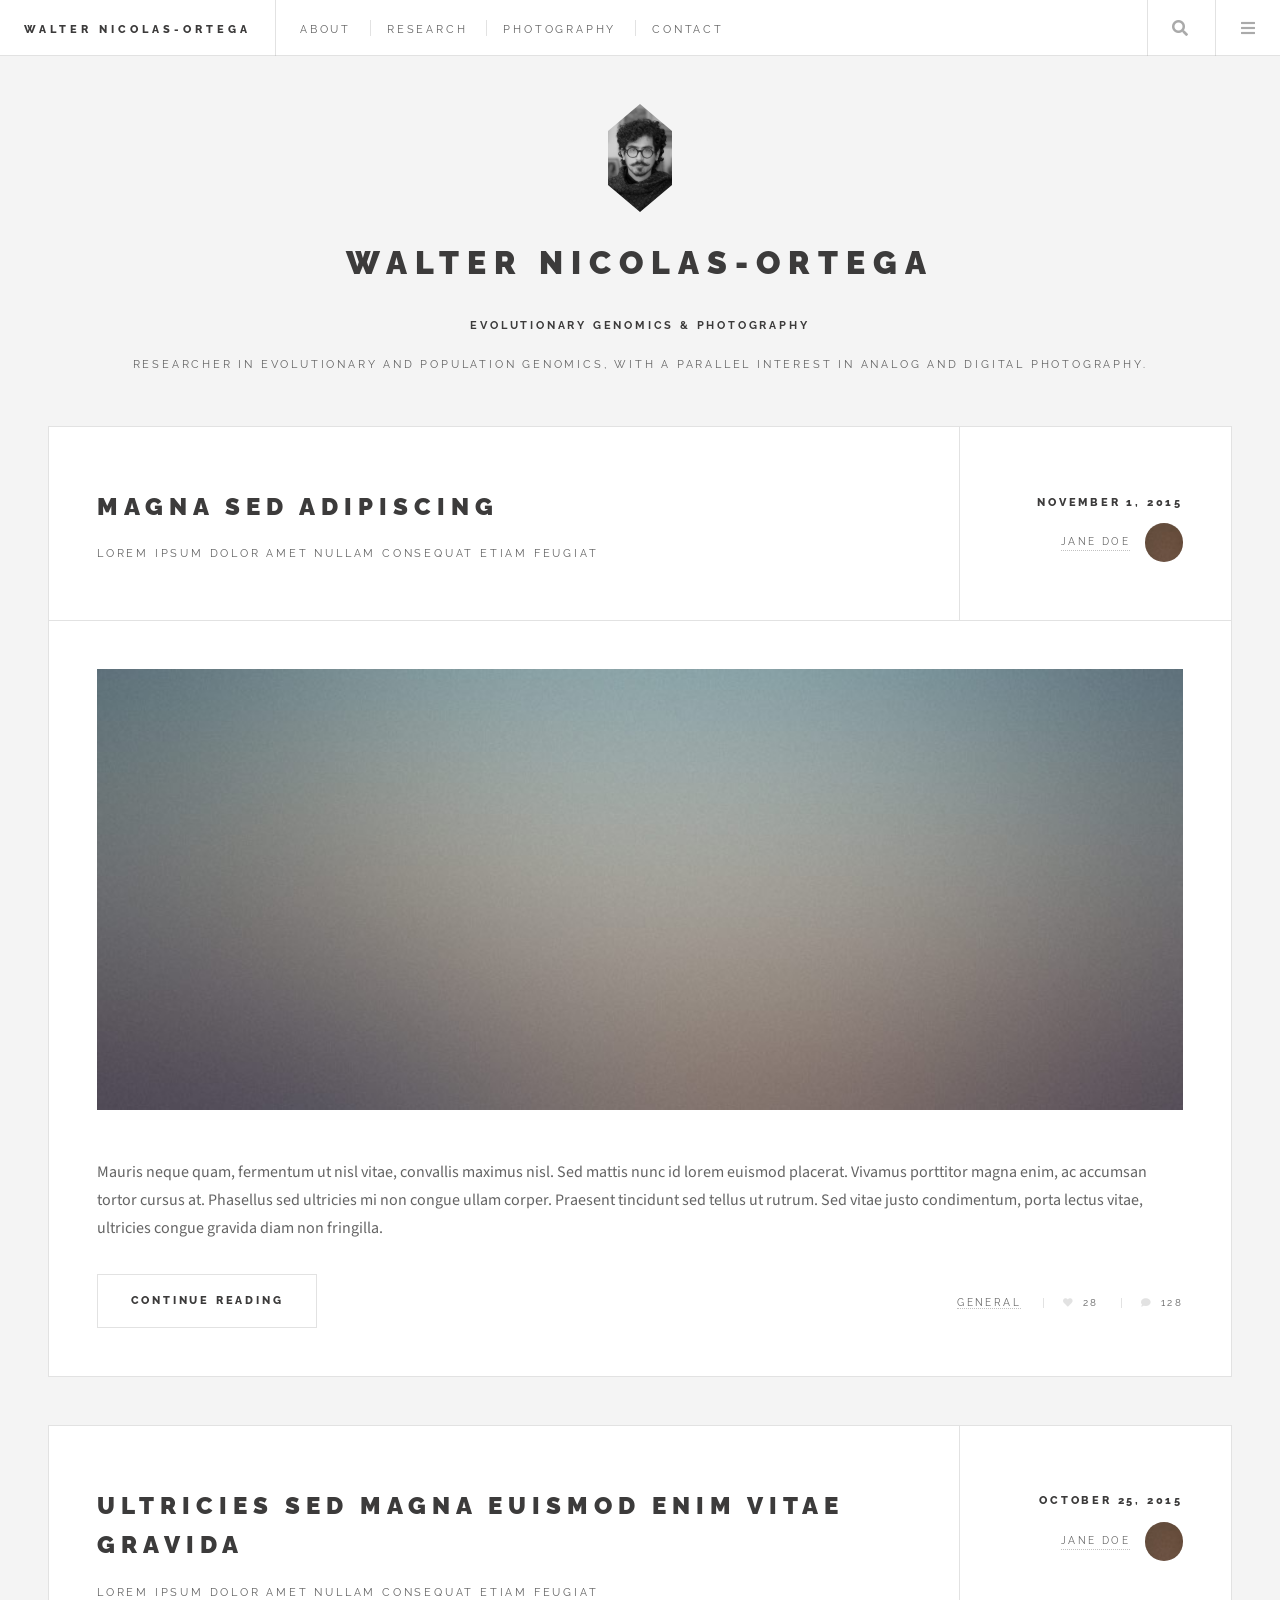
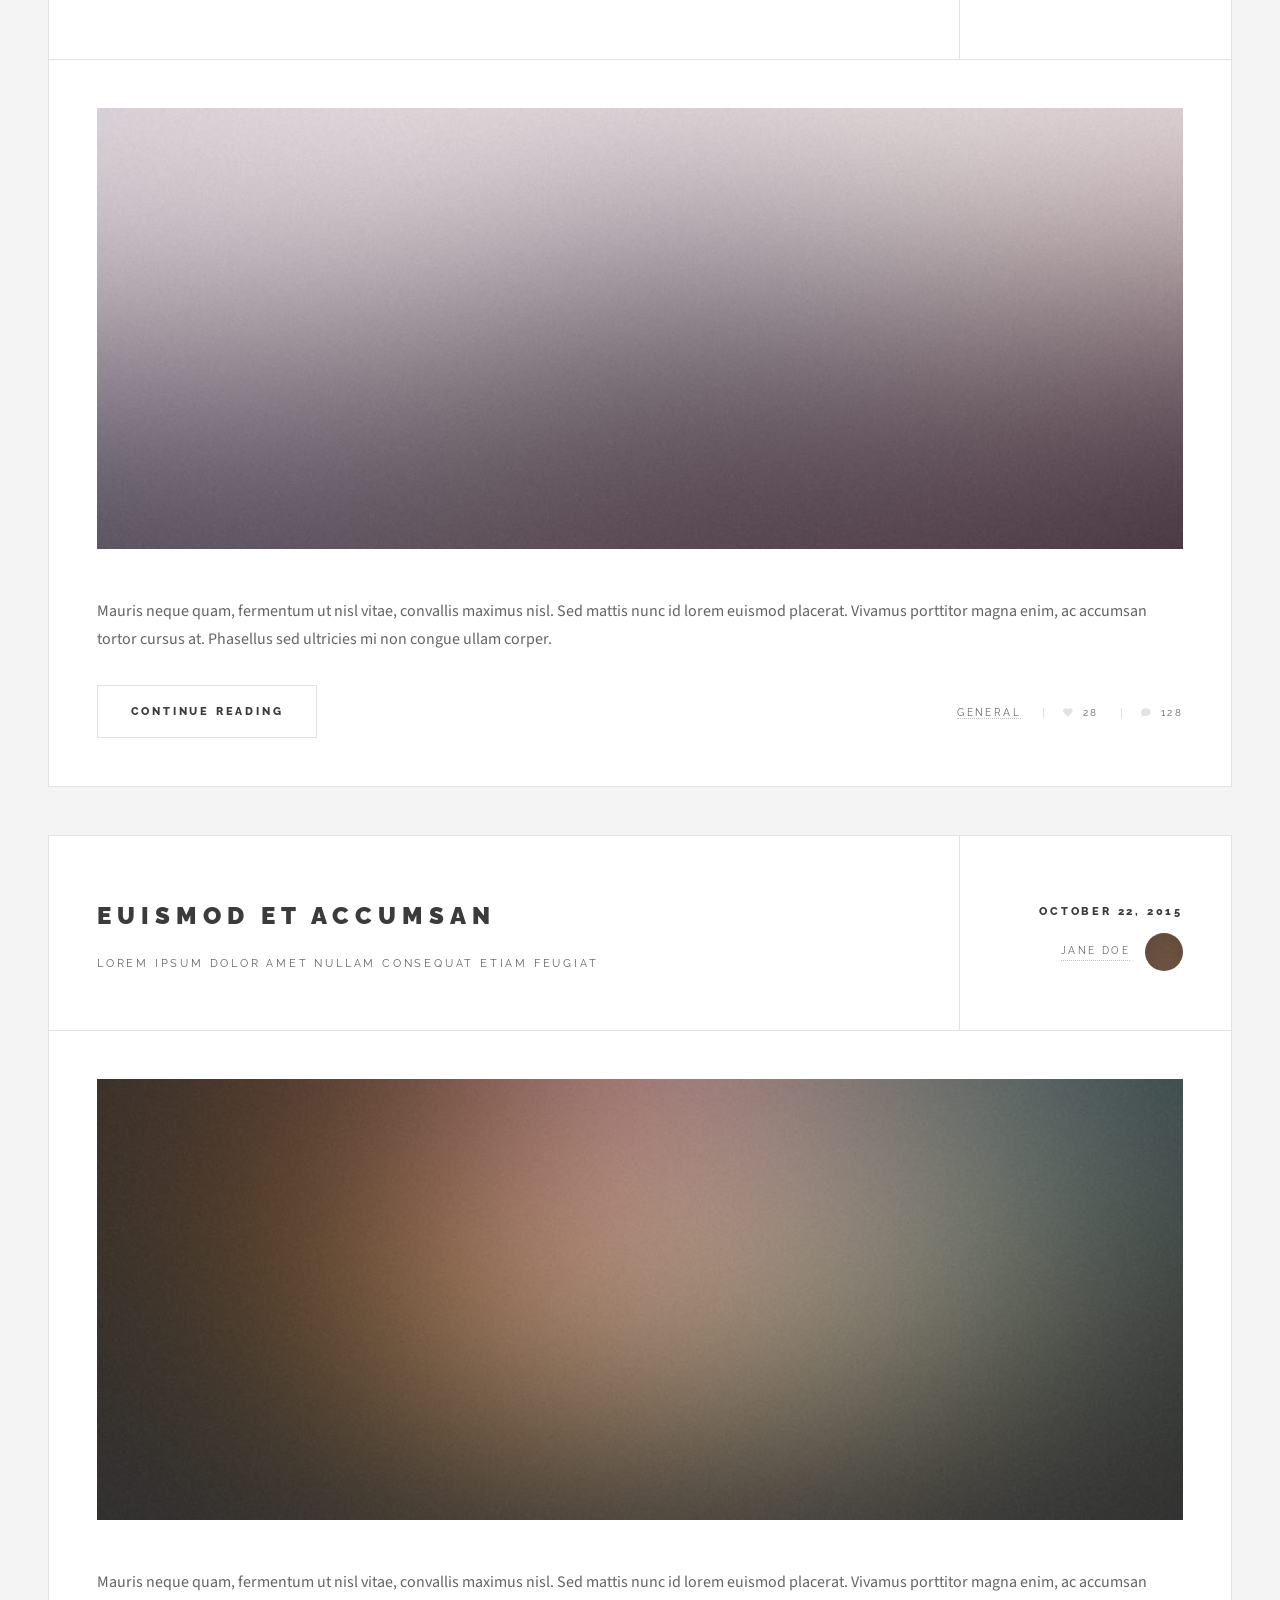
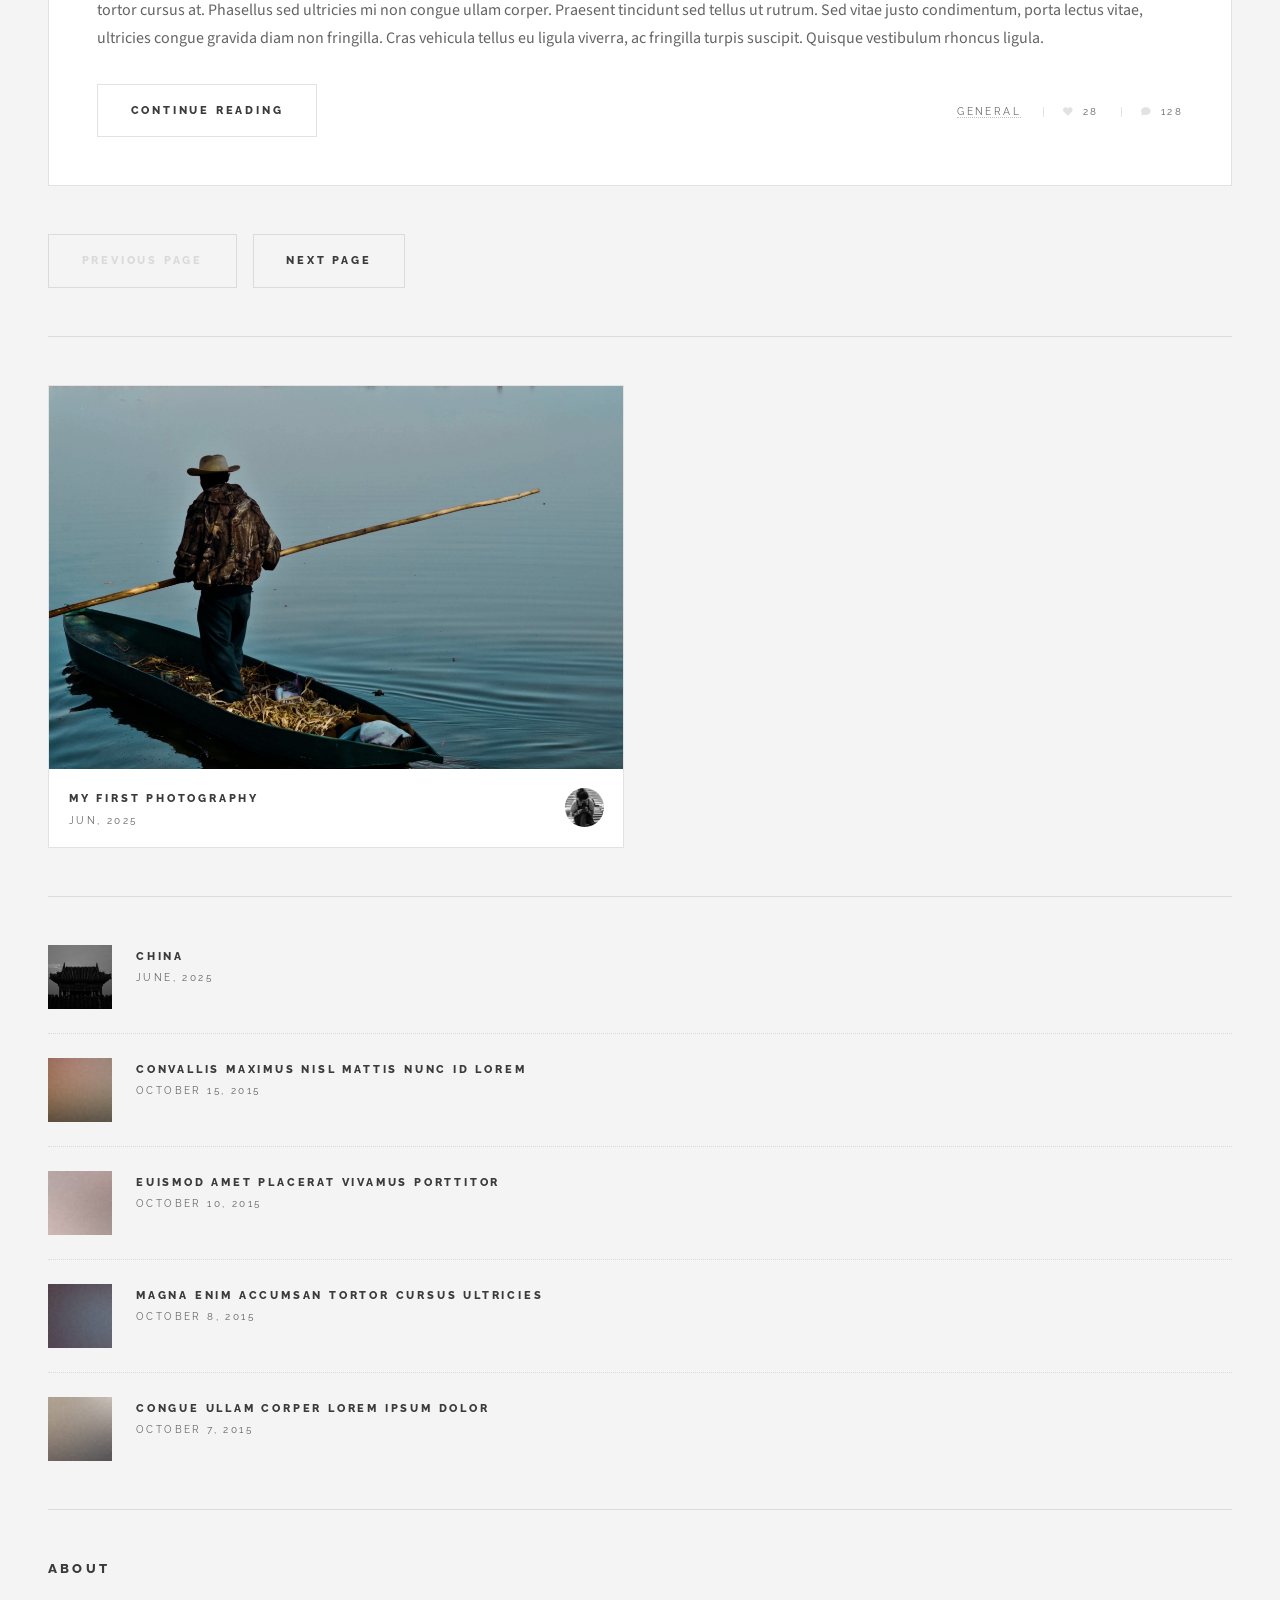
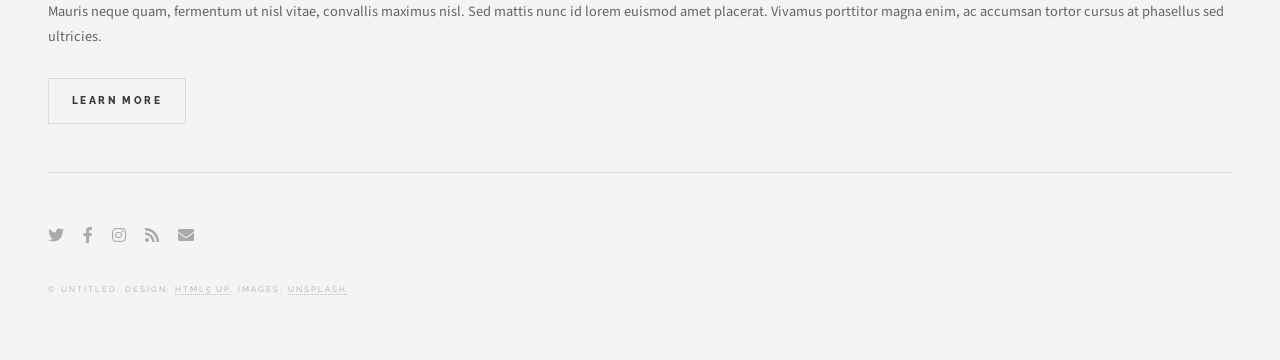
<file: index.html>
<!DOCTYPE HTML>
<!--
	Future Imperfect by HTML5 UP
	html5up.net | @ajlkn
	Free for personal and commercial use under the CCA 3.0 license (html5up.net/license)
-->
<html>
	<head>
		<title>Walter Nicolas-Ortega | Science & Photography</title>
		<meta charset="utf-8" />
		<meta name="viewport" content="width=device-width, initial-scale=1, user-scalable=no" />
		<link rel="stylesheet" href="assets/css/main.css" />
	</head>
	<body class="is-preload">

		<!-- Wrapper -->
			<div id="wrapper">

				<!-- Header -->
					<header id="header">
						<h1><a href="index.html">Walter Nicolas-Ortega</a></h1>
						<nav class="links">
							<ul>
								<li><a href="about.html">About</a></li>
								<li><a href="#research">Research</a></li>
								<li><a href="photography.html">Photography</a></li>
								<li><a href="#contact">Contact</a></li>
							</ul>
						</nav>
						<nav class="main">
							<ul>
								<li class="search">
									<a class="fa-search" href="#search">Search</a>
									<form id="search" method="get" action="#">
										<input type="text" name="query" placeholder="Search" />
									</form>
								</li>
								<li class="menu">
									<a class="fa-bars" href="#menu">Menu</a>
								</li>
							</ul>
						</nav>
					</header>

				<!-- Menu -->
				<section id="menu">

					<section>
						<ul class="links">
							<li>
								<a href="about.html">
									<h3>About</h3>
									<p>Who I am and my academic background</p>
								</a>
							</li>
							<li>
								<a href="research.html">
									<h3>Research</h3>
									<p>Population and evolutionary genomics</p>
								</a>
							</li>
							<li>
								<a href="photography.html">
									<h3>Photography</h3>
									<p>Visual stories and travel photography</p>
								</a>
							</li>
							<li>
								<a href="contact.html">
									<h3>Contact</h3>
									<p>Get in touch</p>
								</a>
							</li>
						</ul>
					</section>
				
				</section>

				<!-- Main -->
					<div id="main">

						<!-- Post -->
							<article class="post">
								<header>
									<div class="title">
										<h2><a href="single.html">Magna sed adipiscing</a></h2>
										<p>Lorem ipsum dolor amet nullam consequat etiam feugiat</p>
									</div>
									<div class="meta">
										<time class="published" datetime="2015-11-01">November 1, 2015</time>
										<a href="#" class="author"><span class="name">Jane Doe</span><img src="images/avatar.jpg" alt="" /></a>
									</div>
								</header>
								<a href="single.html" class="image featured"><img src="images/pic01.jpg" alt="" /></a>
								<p>Mauris neque quam, fermentum ut nisl vitae, convallis maximus nisl. Sed mattis nunc id lorem euismod placerat. Vivamus porttitor magna enim, ac accumsan tortor cursus at. Phasellus sed ultricies mi non congue ullam corper. Praesent tincidunt sed tellus ut rutrum. Sed vitae justo condimentum, porta lectus vitae, ultricies congue gravida diam non fringilla.</p>
								<footer>
									<ul class="actions">
										<li><a href="single.html" class="button large">Continue Reading</a></li>
									</ul>
									<ul class="stats">
										<li><a href="#">General</a></li>
										<li><a href="#" class="icon solid fa-heart">28</a></li>
										<li><a href="#" class="icon solid fa-comment">128</a></li>
									</ul>
								</footer>
							</article>

						<!-- Post -->
							<article class="post">
								<header>
									<div class="title">
										<h2><a href="single.html">Ultricies sed magna euismod enim vitae gravida</a></h2>
										<p>Lorem ipsum dolor amet nullam consequat etiam feugiat</p>
									</div>
									<div class="meta">
										<time class="published" datetime="2015-10-25">October 25, 2015</time>
										<a href="#" class="author"><span class="name">Jane Doe</span><img src="images/avatar.jpg" alt="" /></a>
									</div>
								</header>
								<a href="single.html" class="image featured"><img src="images/pic02.jpg" alt="" /></a>
								<p>Mauris neque quam, fermentum ut nisl vitae, convallis maximus nisl. Sed mattis nunc id lorem euismod placerat. Vivamus porttitor magna enim, ac accumsan tortor cursus at. Phasellus sed ultricies mi non congue ullam corper.</p>
								<footer>
									<ul class="actions">
										<li><a href="single.html" class="button large">Continue Reading</a></li>
									</ul>
									<ul class="stats">
										<li><a href="#">General</a></li>
										<li><a href="#" class="icon solid fa-heart">28</a></li>
										<li><a href="#" class="icon solid fa-comment">128</a></li>
									</ul>
								</footer>
							</article>

						<!-- Post -->
							<article class="post">
								<header>
									<div class="title">
										<h2><a href="single.html">Euismod et accumsan</a></h2>
										<p>Lorem ipsum dolor amet nullam consequat etiam feugiat</p>
									</div>
									<div class="meta">
										<time class="published" datetime="2015-10-22">October 22, 2015</time>
										<a href="#" class="author"><span class="name">Jane Doe</span><img src="images/avatar.jpg" alt="" /></a>
									</div>
								</header>
								<a href="single.html" class="image featured"><img src="images/pic03.jpg" alt="" /></a>
								<p>Mauris neque quam, fermentum ut nisl vitae, convallis maximus nisl. Sed mattis nunc id lorem euismod placerat. Vivamus porttitor magna enim, ac accumsan tortor cursus at. Phasellus sed ultricies mi non congue ullam corper. Praesent tincidunt sed tellus ut rutrum. Sed vitae justo condimentum, porta lectus vitae, ultricies congue gravida diam non fringilla. Cras vehicula tellus eu ligula viverra, ac fringilla turpis suscipit. Quisque vestibulum rhoncus ligula.</p>
								<footer>
									<ul class="actions">
										<li><a href="single.html" class="button large">Continue Reading</a></li>
									</ul>
									<ul class="stats">
										<li><a href="#">General</a></li>
										<li><a href="#" class="icon solid fa-heart">28</a></li>
										<li><a href="#" class="icon solid fa-comment">128</a></li>
									</ul>
								</footer>
							</article>

						<!-- Post -->
						<!--
							<article class="post">
								<header>
									<div class="title">
										<h2><a href="#">Elements</a></h2>
										<p>Lorem ipsum dolor amet nullam consequat etiam feugiat</p>
									</div>
									<div class="meta">
										<time class="published" datetime="2015-10-18">October 18, 2015</time>
										<a href="#" class="author"><span class="name">Jane Doe</span><img src="images/avatar.jpg" alt="" /></a>
									</div>
								</header>

								<section>
									<h3>Text</h3>
									<p>This is <b>bold</b> and this is <strong>strong</strong>. This is <i>italic</i> and this is <em>emphasized</em>.
									This is <sup>superscript</sup> text and this is <sub>subscript</sub> text.
									This is <u>underlined</u> and this is code: <code>for (;;) { ... }</code>. Finally, <a href="#">this is a link</a>.</p>
									<hr />
									<p>Nunc lacinia ante nunc ac lobortis. Interdum adipiscing gravida odio porttitor sem non mi integer non faucibus ornare mi ut ante amet placerat aliquet. Volutpat eu sed ante lacinia sapien lorem accumsan varius montes viverra nibh in adipiscing blandit tempus accumsan.</p>
									<hr />
									<h2>Heading Level 2</h2>
									<h3>Heading Level 3</h3>
									<h4>Heading Level 4</h4>
									<hr />
									<h4>Blockquote</h4>
									<blockquote>Fringilla nisl. Donec accumsan interdum nisi, quis tincidunt felis sagittis eget tempus euismod. Vestibulum ante ipsum primis in faucibus vestibulum. Blandit adipiscing eu felis iaculis volutpat ac adipiscing accumsan faucibus. Vestibulum ante ipsum primis in faucibus lorem ipsum dolor sit amet nullam adipiscing eu felis.</blockquote>
									<h4>Preformatted</h4>
									<pre><code>i = 0;

while (!deck.isInOrder()) {
  print 'Iteration ' + i;
  deck.shuffle();
  i++;
}

print 'It took ' + i + ' iterations to sort the deck.';</code></pre>
								</section>

								<section>
									<h3>Lists</h3>
									<div class="row">
										<div class="col-6 col-12-medium">
											<h4>Unordered</h4>
											<ul>
												<li>Dolor pulvinar etiam.</li>
												<li>Sagittis adipiscing.</li>
												<li>Felis enim feugiat.</li>
											</ul>
											<h4>Alternate</h4>
											<ul class="alt">
												<li>Dolor pulvinar etiam.</li>
												<li>Sagittis adipiscing.</li>
												<li>Felis enim feugiat.</li>
											</ul>
										</div>
										<div class="col-6 col-12-medium">
											<h4>Ordered</h4>
											<ol>
												<li>Dolor pulvinar etiam.</li>
												<li>Etiam vel felis viverra.</li>
												<li>Felis enim feugiat.</li>
												<li>Dolor pulvinar etiam.</li>
												<li>Etiam vel felis lorem.</li>
												<li>Felis enim et feugiat.</li>
											</ol>
											<h4>Icons</h4>
											<ul class="icons">
												<li><a href="#" class="icon brands fa-twitter"><span class="label">Twitter</span></a></li>
												<li><a href="#" class="icon brands fa-facebook-f"><span class="label">Facebook</span></a></li>
												<li><a href="#" class="icon brands fa-instagram"><span class="label">Instagram</span></a></li>
												<li><a href="#" class="icon brands fa-github"><span class="label">Github</span></a></li>
											</ul>
										</div>
									</div>
									<h3>Actions</h3>
									<div class="row">
										<div class="col-6 col-12-medium">
											<ul class="actions">
												<li><a href="#" class="button">Default</a></li>
												<li><a href="#" class="button">Default</a></li>
												<li><a href="#" class="button">Default</a></li>
											</ul>
											<ul class="actions small">
												<li><a href="#" class="button small">Small</a></li>
												<li><a href="#" class="button small">Small</a></li>
												<li><a href="#" class="button small">Small</a></li>
											</ul>
											<ul class="actions stacked">
												<li><a href="#" class="button">Default</a></li>
												<li><a href="#" class="button">Default</a></li>
												<li><a href="#" class="button">Default</a></li>
											</ul>
											<ul class="actions stacked">
												<li><a href="#" class="button small">Small</a></li>
												<li><a href="#" class="button small">Small</a></li>
												<li><a href="#" class="button small">Small</a></li>
											</ul>
										</div>
										<div class="col-6 col-12-medium">
											<ul class="actions stacked">
												<li><a href="#" class="button fit">Default</a></li>
												<li><a href="#" class="button fit">Default</a></li>
											</ul>
											<ul class="actions stacked">
												<li><a href="#" class="button small fit">Small</a></li>
												<li><a href="#" class="button small fit">Small</a></li>
											</ul>
										</div>
									</div>
								</section>

								<section>
									<h3>Table</h3>
									<h4>Default</h4>
									<div class="table-wrapper">
										<table>
											<thead>
												<tr>
													<th>Name</th>
													<th>Description</th>
													<th>Price</th>
												</tr>
											</thead>
											<tbody>
												<tr>
													<td>Item One</td>
													<td>Ante turpis integer aliquet porttitor.</td>
													<td>29.99</td>
												</tr>
												<tr>
													<td>Item Two</td>
													<td>Vis ac commodo adipiscing arcu aliquet.</td>
													<td>19.99</td>
												</tr>
												<tr>
													<td>Item Three</td>
													<td> Morbi faucibus arcu accumsan lorem.</td>
													<td>29.99</td>
												</tr>
												<tr>
													<td>Item Four</td>
													<td>Vitae integer tempus condimentum.</td>
													<td>19.99</td>
												</tr>
												<tr>
													<td>Item Five</td>
													<td>Ante turpis integer aliquet porttitor.</td>
													<td>29.99</td>
												</tr>
											</tbody>
											<tfoot>
												<tr>
													<td colspan="2"></td>
													<td>100.00</td>
												</tr>
											</tfoot>
										</table>
									</div>

									<h4>Alternate</h4>
									<div class="table-wrapper">
										<table class="alt">
											<thead>
												<tr>
													<th>Name</th>
													<th>Description</th>
													<th>Price</th>
												</tr>
											</thead>
											<tbody>
												<tr>
													<td>Item One</td>
													<td>Ante turpis integer aliquet porttitor.</td>
													<td>29.99</td>
												</tr>
												<tr>
													<td>Item Two</td>
													<td>Vis ac commodo adipiscing arcu aliquet.</td>
													<td>19.99</td>
												</tr>
												<tr>
													<td>Item Three</td>
													<td> Morbi faucibus arcu accumsan lorem.</td>
													<td>29.99</td>
												</tr>
												<tr>
													<td>Item Four</td>
													<td>Vitae integer tempus condimentum.</td>
													<td>19.99</td>
												</tr>
												<tr>
													<td>Item Five</td>
													<td>Ante turpis integer aliquet porttitor.</td>
													<td>29.99</td>
												</tr>
											</tbody>
											<tfoot>
												<tr>
													<td colspan="2"></td>
													<td>100.00</td>
												</tr>
											</tfoot>
										</table>
									</div>
								</section>

								<section>
									<h3>Buttons</h3>
									<ul class="actions">
										<li><a href="#" class="button large">Large</a></li>
										<li><a href="#" class="button">Default</a></li>
										<li><a href="#" class="button small">Small</a></li>
									</ul>
									<ul class="actions fit">
										<li><a href="#" class="button fit">Fit</a></li>
										<li><a href="#" class="button fit">Fit</a></li>
										<li><a href="#" class="button fit">Fit</a></li>
									</ul>
									<ul class="actions fit small">
										<li><a href="#" class="button fit small">Fit + Small</a></li>
										<li><a href="#" class="button fit small">Fit + Small</a></li>
										<li><a href="#" class="button fit small">Fit + Small</a></li>
									</ul>
									<ul class="actions">
										<li><a href="#" class="button icon solid fa-download">Icon</a></li>
										<li><a href="#" class="button icon solid fa-upload">Icon</a></li>
										<li><a href="#" class="button icon solid fa-save">Icon</a></li>
									</ul>
									<ul class="actions">
										<li><span class="button disabled">Disabled</span></li>
										<li><span class="button disabled icon solid fa-download">Disabled</span></li>
									</ul>
								</section>

								<section>
									<h3>Form</h3>
									<form method="post" action="#">
										<div class="row gtr-uniform">
											<div class="col-6 col-12-xsmall">
												<input type="text" name="demo-name" id="demo-name" value="" placeholder="Name" />
											</div>
											<div class="col-6 col-12-xsmall">
												<input type="email" name="demo-email" id="demo-email" value="" placeholder="Email" />
											</div>
											<div class="col-12">
												<select name="demo-category" id="demo-category">
													<option value="">- Category -</option>
													<option value="1">Manufacturing</option>
													<option value="1">Shipping</option>
													<option value="1">Administration</option>
													<option value="1">Human Resources</option>
												</select>
											</div>
											<div class="col-4 col-12-small">
												<input type="radio" id="demo-priority-low" name="demo-priority" checked>
												<label for="demo-priority-low">Low</label>
											</div>
											<div class="col-4 col-12-small">
												<input type="radio" id="demo-priority-normal" name="demo-priority">
												<label for="demo-priority-normal">Normal</label>
											</div>
											<div class="col-4 col-12-small">
												<input type="radio" id="demo-priority-high" name="demo-priority">
												<label for="demo-priority-high">High</label>
											</div>
											<div class="col-6 col-12-small">
												<input type="checkbox" id="demo-copy" name="demo-copy">
												<label for="demo-copy">Email me a copy</label>
											</div>
											<div class="col-6 col-12-small">
												<input type="checkbox" id="demo-human" name="demo-human" checked>
												<label for="demo-human">Not a robot</label>
											</div>
											<div class="col-12">
												<textarea name="demo-message" id="demo-message" placeholder="Enter your message" rows="6"></textarea>
											</div>
											<div class="col-12">
												<ul class="actions">
													<li><input type="submit" value="Send Message" /></li>
													<li><input type="reset" value="Reset" /></li>
												</ul>
											</div>
										</div>
									</form>
								</section>

								<section>
									<h3>Image</h3>
									<h4>Fit</h4>
									<div class="box alt">
										<div class="row gtr-uniform">
											<div class="col-12"><span class="image fit"><img src="images/pic02.jpg" alt="" /></span></div>
											<div class="col-4"><span class="image fit"><img src="images/pic04.jpg" alt="" /></span></div>
											<div class="col-4"><span class="image fit"><img src="images/pic05.jpg" alt="" /></span></div>
											<div class="col-4"><span class="image fit"><img src="images/pic06.jpg" alt="" /></span></div>
											<div class="col-4"><span class="image fit"><img src="images/pic06.jpg" alt="" /></span></div>
											<div class="col-4"><span class="image fit"><img src="images/pic04.jpg" alt="" /></span></div>
											<div class="col-4"><span class="image fit"><img src="images/pic05.jpg" alt="" /></span></div>
											<div class="col-4"><span class="image fit"><img src="images/pic05.jpg" alt="" /></span></div>
											<div class="col-4"><span class="image fit"><img src="images/pic06.jpg" alt="" /></span></div>
											<div class="col-4"><span class="image fit"><img src="images/pic04.jpg" alt="" /></span></div>
										</div>
									</div>
									<h4>Left &amp; Right</h4>
									<p><span class="image left"><img src="images/pic07.jpg" alt="" /></span>Fringilla nisl. Donec accumsan interdum nisi, quis tincidunt felis sagittis eget. tempus euismod. Vestibulum ante ipsum primis in faucibus vestibulum. Blandit adipiscing eu felis iaculis volutpat ac adipiscing accumsan eu faucibus. Integer ac pellentesque praesent tincidunt felis sagittis eget. tempus euismod. Vestibulum ante ipsum primis in faucibus vestibulum. Blandit adipiscing eu felis iaculis volutpat ac adipiscing accumsan eu faucibus. Integer ac pellentesque praesent. Donec accumsan interdum nisi, quis tincidunt felis sagittis eget. tempus euismod. Vestibulum ante ipsum primis in faucibus vestibulum. Blandit adipiscing eu felis iaculis volutpat ac adipiscing accumsan eu faucibus. Integer ac pellentesque praesent tincidunt felis sagittis eget. tempus euismod. Vestibulum ante ipsum primis in faucibus vestibulum. Blandit adipiscing eu felis iaculis volutpat ac adipiscing accumsan eu faucibus. Integer ac pellentesque praesent. Blandit adipiscing eu felis iaculis volutpat ac adipiscing accumsan eu faucibus. Integer ac pellentesque praesent tincidunt felis sagittis eget. tempus euismod. Vestibulum ante ipsum primis in faucibus vestibulum. Blandit adipiscing eu felis iaculis volutpat ac adipiscing accumsan eu faucibus. Integer ac pellentesque praesent.</p>
									<p><span class="image right"><img src="images/pic04.jpg" alt="" /></span>Fringilla nisl. Donec accumsan interdum nisi, quis tincidunt felis sagittis eget. tempus euismod. Vestibulum ante ipsum primis in faucibus vestibulum. Blandit adipiscing eu felis iaculis volutpat ac adipiscing accumsan eu faucibus. Integer ac pellentesque praesent tincidunt felis sagittis eget. tempus euismod. Vestibulum ante ipsum primis in faucibus vestibulum. Blandit adipiscing eu felis iaculis volutpat ac adipiscing accumsan eu faucibus. Integer ac pellentesque praesent. Donec accumsan interdum nisi, quis tincidunt felis sagittis eget. tempus euismod. Vestibulum ante ipsum primis in faucibus vestibulum. Blandit adipiscing eu felis iaculis volutpat ac adipiscing accumsan eu faucibus. Integer ac pellentesque praesent tincidunt felis sagittis eget. tempus euismod. Vestibulum ante ipsum primis in faucibus vestibulum. Blandit adipiscing eu felis iaculis volutpat ac adipiscing accumsan eu faucibus. Integer ac pellentesque praesent. Blandit adipiscing eu felis iaculis volutpat ac adipiscing accumsan eu faucibus. Integer ac pellentesque praesent tincidunt felis sagittis eget. tempus euismod. Vestibulum ante ipsum primis in faucibus vestibulum. Blandit adipiscing eu felis iaculis volutpat ac adipiscing accumsan eu faucibus. Integer ac pellentesque praesent.</p>
								</section>

							</article>
						-->

						<!-- Pagination -->
							<ul class="actions pagination">
								<li><a href="" class="disabled button large previous">Previous Page</a></li>
								<li><a href="#" class="button large next">Next Page</a></li>
							</ul>

					</div>

				<!-- Sidebar -->
					<section id="sidebar">

						<!-- Intro -->
							<section id="intro">
								<a href="#" class="logo"><img src="images/Walter.jpg" alt="" /></a>
								<header>
									<h2>Walter Nicolas-Ortega</h2>
									<p><strong>Evolutionary Genomics & Photography </strong><p>
										Researcher in evolutionary and population genomics, with a parallel interest in analog and digital photography.
									</p>
								</header>
							</section>

						<!-- Mini Posts -->
							<section>
								<div class="mini-posts">

									<!-- Mini Post -->
										<article class="mini-post">
											<header>
												<h3><a href="First_Photo.html">My first photography</a></h3>
												<time class="published" datetime="2025">Jun, 2025</time>
												<a href="#" class="author">
													<img src="images/photoW.jpeg" alt="" />
												</a>
											</header>
											<a href="First_Photo.html" class="image">
												<img src="images/First_photo/First_photo-01.jpg" alt="First photograph" />
											</a>
										</article>

									<!-- Mini Post 
										<article class="mini-post">
											<header>
												<h3><a href="single.html">Rutrum neque accumsan</a></h3>
												<time class="published" datetime="2015-10-19">October 19, 2015</time>
												<a href="#" class="author"><img src="images/avatar.jpg" alt="" /></a>
											</header>
											<a href="single.html" class="image"><img src="images/pic05.jpg" alt="" /></a>
										</article>

									<!-- Mini Post 
										<article class="mini-post">
											<header>
												<h3><a href="single.html">Odio congue mattis</a></h3>
												<time class="published" datetime="2015-10-18">October 18, 2015</time>
												<a href="#" class="author"><img src="images/avatar.jpg" alt="" /></a>
											</header>
											<a href="single.html" class="image"><img src="images/pic06.jpg" alt="" /></a>
										</article>

									<!-- Mini Post 
										<article class="mini-post">
											<header>
												<h3><a href="single.html">Enim nisl veroeros</a></h3>
												<time class="published" datetime="2015-10-17">October 17, 2015</time>
												<a href="#" class="author"><img src="images/avatar.jpg" alt="" /></a>
											</header>
											<a href="single.html" class="image"><img src="images/pic07.jpg" alt="" /></a>
										</article>
								-->
								</div>
							</section>

						<!-- Posts List -->
							<section>
								<ul class="posts">
									<li>
										<article>
											<header>
												<h3><a href="china.html">China</a></h3>
												<time class="published" datetime="2025-06">June, 2025</time>
											</header>
											<a href="china.html" class="image">
												<img src="images/china-cover.jpg" alt="China photography" />
											</a>
										</article>
									</li>
									<li>
										<article>
											<header>
												<h3><a href="single.html">Convallis maximus nisl mattis nunc id lorem</a></h3>
												<time class="published" datetime="2015-10-15">October 15, 2015</time>
											</header>
											<a href="single.html" class="image"><img src="images/pic09.jpg" alt="" /></a>
										</article>
									</li>
									<li>
										<article>
											<header>
												<h3><a href="single.html">Euismod amet placerat vivamus porttitor</a></h3>
												<time class="published" datetime="2015-10-10">October 10, 2015</time>
											</header>
											<a href="single.html" class="image"><img src="images/pic10.jpg" alt="" /></a>
										</article>
									</li>
									<li>
										<article>
											<header>
												<h3><a href="single.html">Magna enim accumsan tortor cursus ultricies</a></h3>
												<time class="published" datetime="2015-10-08">October 8, 2015</time>
											</header>
											<a href="single.html" class="image"><img src="images/pic11.jpg" alt="" /></a>
										</article>
									</li>
									<li>
										<article>
											<header>
												<h3><a href="single.html">Congue ullam corper lorem ipsum dolor</a></h3>
												<time class="published" datetime="2015-10-06">October 7, 2015</time>
											</header>
											<a href="single.html" class="image"><img src="images/pic12.jpg" alt="" /></a>
										</article>
									</li>
								</ul>
							</section>

						<!-- About -->
							<section class="blurb">
								<h2>About</h2>
								<p>Mauris neque quam, fermentum ut nisl vitae, convallis maximus nisl. Sed mattis nunc id lorem euismod amet placerat. Vivamus porttitor magna enim, ac accumsan tortor cursus at phasellus sed ultricies.</p>
								<ul class="actions">
									<li><a href="#" class="button">Learn More</a></li>
								</ul>
							</section>

						<!-- Footer -->
							<section id="footer">
								<ul class="icons">
									<li><a href="#" class="icon brands fa-twitter"><span class="label">Twitter</span></a></li>
									<li><a href="#" class="icon brands fa-facebook-f"><span class="label">Facebook</span></a></li>
									<li><a href="#" class="icon brands fa-instagram"><span class="label">Instagram</span></a></li>
									<li><a href="#" class="icon solid fa-rss"><span class="label">RSS</span></a></li>
									<li><a href="#" class="icon solid fa-envelope"><span class="label">Email</span></a></li>
								</ul>
								<p class="copyright">&copy; Untitled. Design: <a href="http://html5up.net">HTML5 UP</a>. Images: <a href="http://unsplash.com">Unsplash</a>.</p>
							</section>

					</section>

			</div>

		<!-- Scripts -->
			<script src="assets/js/jquery.min.js"></script>
			<script src="assets/js/browser.min.js"></script>
			<script src="assets/js/breakpoints.min.js"></script>
			<script src="assets/js/util.js"></script>
			<script src="assets/js/main.js"></script>

	</body>

</html>
</file>
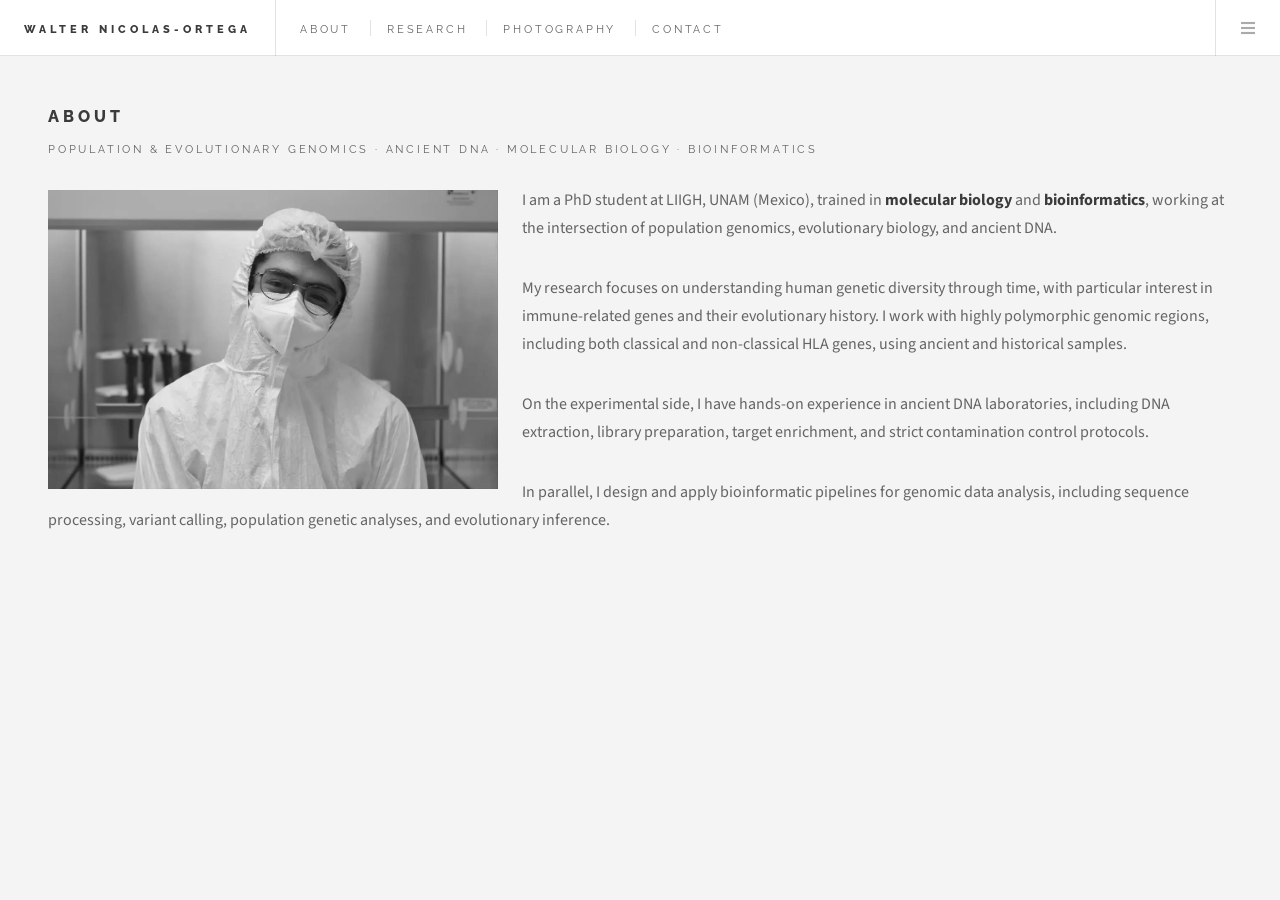
<file: about.html>
<!DOCTYPE HTML>
<html>
<head>
	<title>About | Walter Nicolas-Ortega</title>
	<meta charset="utf-8" />
	<meta name="viewport" content="width=device-width, initial-scale=1, user-scalable=no" />
	<link rel="stylesheet" href="assets/css/main.css" />
</head>

<body class="is-preload">

<div id="wrapper">

	<!-- Header -->
	<header id="header">
		<h1><a href="index.html">Walter Nicolas-Ortega</a></h1>
		<nav class="links">
			<ul>
				<li><a href="about.html">About</a></li>
				<li><a href="research.html">Research</a></li>
				<li><a href="photography.html">Photography</a></li>
				<li><a href="contact.html">Contact</a></li>
			</ul>
		</nav>
		<nav class="main">
			<ul>
				<li class="menu">
					<a class="fa-bars" href="#menu">Menu</a>
				</li>
			</ul>
		</nav>
	</header>

	<!-- Menu (MISMO QUE index.html) -->
	<section id="menu">
		<section>
			<ul class="links">
				<li>
					<a href="about.html">
						<h3>About</h3>
						<p>Who I am and my academic background</p>
					</a>
				</li>
				<li>
					<a href="research.html">
						<h3>Research</h3>
						<p>Population and evolutionary genomics</p>
					</a>
				</li>
				<li>
					<a href="photography.html">
						<h3>Photography</h3>
						<p>Visual stories and travel photography</p>
					</a>
				</li>
				<li>
					<a href="contact.html">
						<h3>Contact</h3>
						<p>Get in touch</p>
					</a>
				</li>
			</ul>
		</section>
	</section>

	<!-- Main -->
	<div id="main">
		<div class="inner">

			<header class="major">
				<h1>About</h1>
				<p>Population & Evolutionary Genomics · Ancient DNA · Molecular Biology · Bioinformatics</p>
			</header>

			<section class="about-profile">

				<span class="image left">
					<img src="images/about_lab.jpg" alt="Walter Nicolás Ortega working in the laboratory" />
				</span>

				<p>
					I am a PhD student at LIIGH, UNAM (Mexico), trained in <strong>molecular biology</strong> and
					<strong>bioinformatics</strong>, working at the intersection of population genomics,
					evolutionary biology, and ancient DNA.
				</p>

				<p>
					My research focuses on understanding human genetic diversity through time,
					with particular interest in immune-related genes and their evolutionary history.
					I work with highly polymorphic genomic regions, including both classical and
					non-classical HLA genes, using ancient and historical samples.
				</p>

				<p>
					On the experimental side, I have hands-on experience in ancient DNA laboratories,
					including DNA extraction, library preparation, target enrichment, and strict
					contamination control protocols.
				</p>

				<p>
					In parallel, I design and apply bioinformatic pipelines for genomic data analysis,
					including sequence processing, variant calling, population genetic analyses,
					and evolutionary inference.
				</p>

			</section>

		</div>
	</div>

</div>

<!-- Scripts -->
<script src="assets/js/jquery.min.js"></script>
<script src="assets/js/browser.min.js"></script>
<script src="assets/js/breakpoints.min.js"></script>
<script src="assets/js/util.js"></script>
<script src="assets/js/main.js"></script>

</body>
</html>
</file>
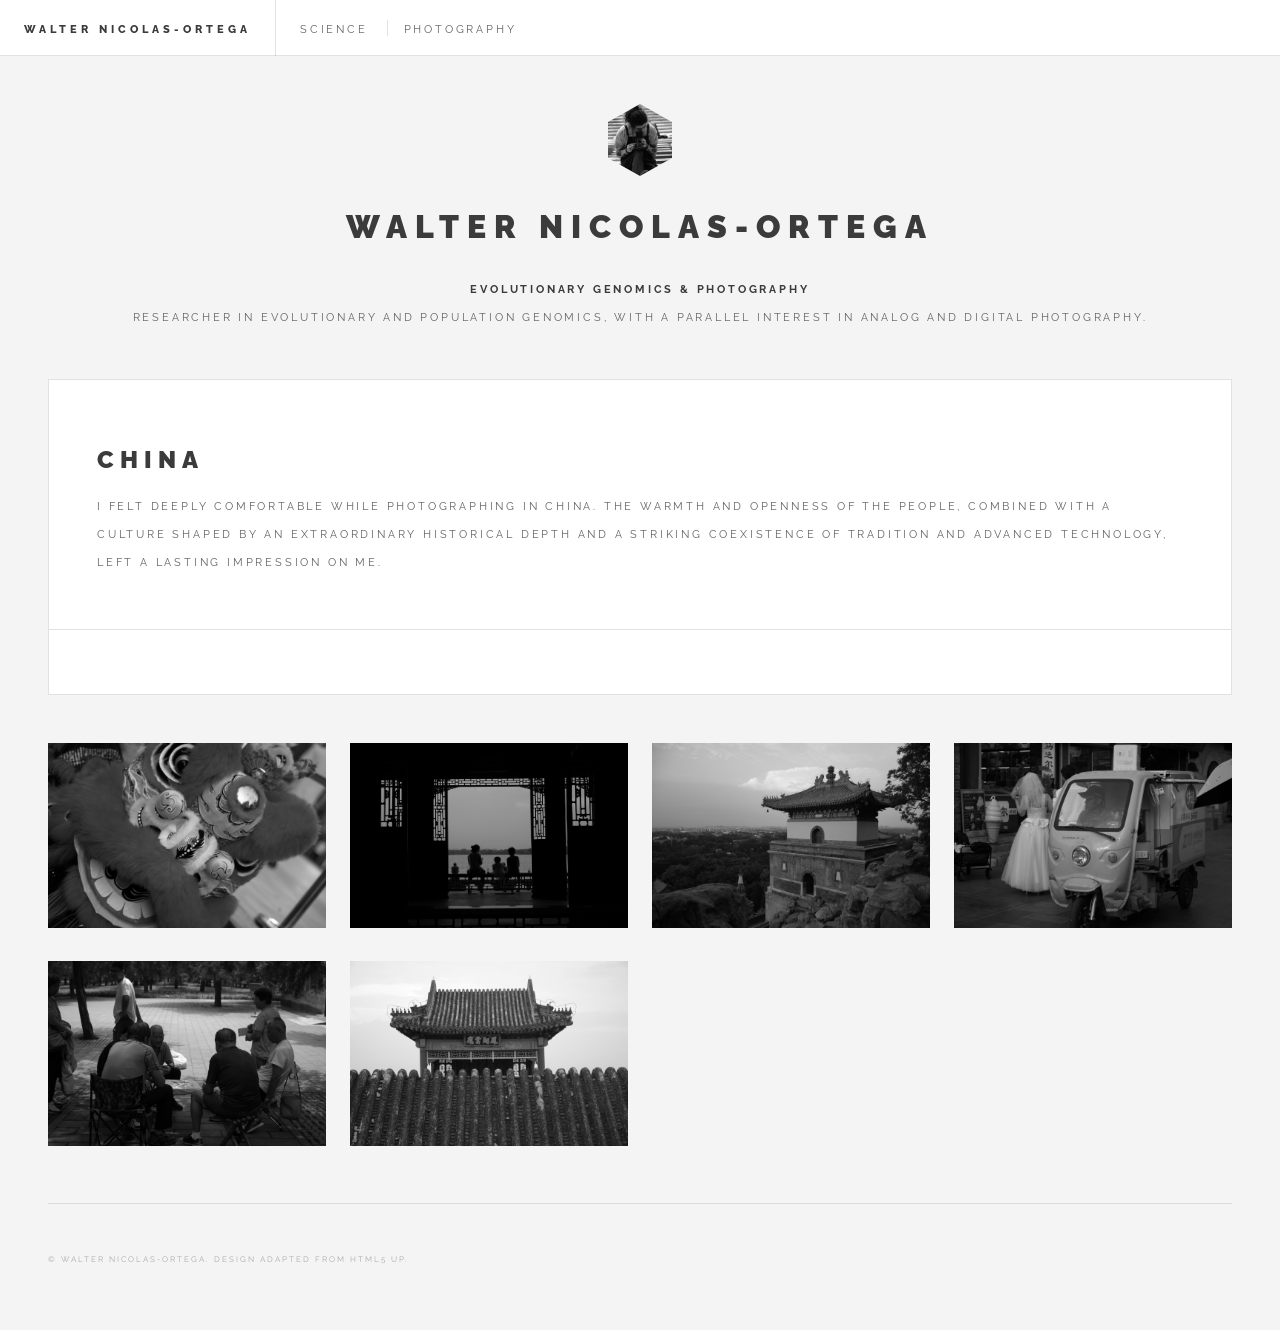
<file: china.html>
<!DOCTYPE HTML>
<html>
<head>
	<title>China | Photography – Walter Nicolas-Ortega</title>
	<meta charset="utf-8" />
	<meta name="viewport" content="width=device-width, initial-scale=1, user-scalable=no" />
	<link rel="stylesheet" href="assets/css/main.css" />
</head>

<body class="is-preload">

<div id="wrapper">

	<!-- Header -->
	<header id="header">
		<h1><a href="index.html">Walter Nicolas-Ortega</a></h1>
		<nav class="links">
			<ul>
				<li><a href="index.html">Science</a></li>
				<li><a href="photography.html">Photography</a></li>
			</ul>
		</nav>
	</header>

	<!-- Menu (mobile) -->
	<section id="menu">
		<ul class="links">
			<li><a href="index.html">Science</a></li>
			<li><a href="photography.html">Photography</a></li>
		</ul>
	</section>

	<!-- Main -->
	<div id="main">

		<!-- Intro -->
		<article class="post">
			<header>
				<div class="title">
					<h2>China</h2>
					<p>
						I felt deeply comfortable while photographing in China. The warmth and openness of the people, combined with a culture shaped by an extraordinary historical depth and a striking coexistence of tradition and advanced technology, left a lasting impression on me.
					</p>
				</div>
			</header>
		</article>

		<!-- ========================= -->
		<!-- Photo grid -->
		<!-- ========================= -->
		<section>
			<div class="photo-grid">

				<!-- Photo 1 -->
				<article>
					<a href="images/china/china-01.jpg" class="image">
						<img src="images/china/china-01.jpg" alt="China photo 1" />
					</a>
				</article>

				<!-- Photo 2 -->
				<article>
					<a href="images/china/china-02.jpg" class="image">
						<img src="images/china/china-02.jpg" alt="China photo 2" />
					</a>
				</article>

				<!-- Photo 3 -->
				<article>
					<a href="images/china/china-03.jpg" class="image">
						<img src="images/china/china-03.jpg" alt="China photo 3" />
					</a>
				</article>

				<!-- Photo 4 -->
				<article>
					<a href="images/china/china-04.jpg" class="image">
						<img src="images/china/china-04.jpg" alt="China photo 4" />
					</a>
				</article>

				<!-- Photo 5 -->
				<article>
					<a href="images/china/china-05.jpg" class="image">
						<img src="images/china/china-05.jpg" alt="China photo 5" />
					</a>
				</article>

				<!-- Photo 6 -->
				<article>
					<a href="images/china/china-06.jpg" class="image">
						<img src="images/china/china-06.jpg" alt="China photo 6" />
					</a>
				</article>

				<!-- ========================= -->
				<!-- Template: copy for new photo -->
				<!-- ========================= -->
				<!--
				<article>
					<a href="images/china/china-XX.jpg" class="image">
						<img src="images/china/china-XX.jpg" alt="China photo description" />
					</a>
				</article>
				-->

			</div>
		</section>

	</div>

	<!-- Sidebar -->
	<section id="sidebar">

		<!-- Intro -->
		<section id="intro">
			<a href="#" class="logo">
				<img src="images/photoW.jpeg" alt="Walter Nicolas-Ortega" />
			</a>
			<header>
				<h2>Walter Nicolas-Ortega</h2>
				<p>
					<strong>Evolutionary Genomics & Photography</strong><br />
					Researcher in evolutionary and population genomics, with a parallel interest in analog and digital photography.
				</p>
			</header>
		</section>

		<!-- Footer -->
		<section id="footer">
			<p class="copyright">
				&copy; Walter Nicolas-Ortega. Design adapted from HTML5 UP.
			</p>
		</section>

	</section>

</div>

<!-- Scripts -->
<script src="assets/js/jquery.min.js"></script>
<script src="assets/js/browser.min.js"></script>
<script src="assets/js/breakpoints.min.js"></script>
<script src="assets/js/util.js"></script>
<script src="assets/js/main.js"></script>

</body>
</html>
</file>
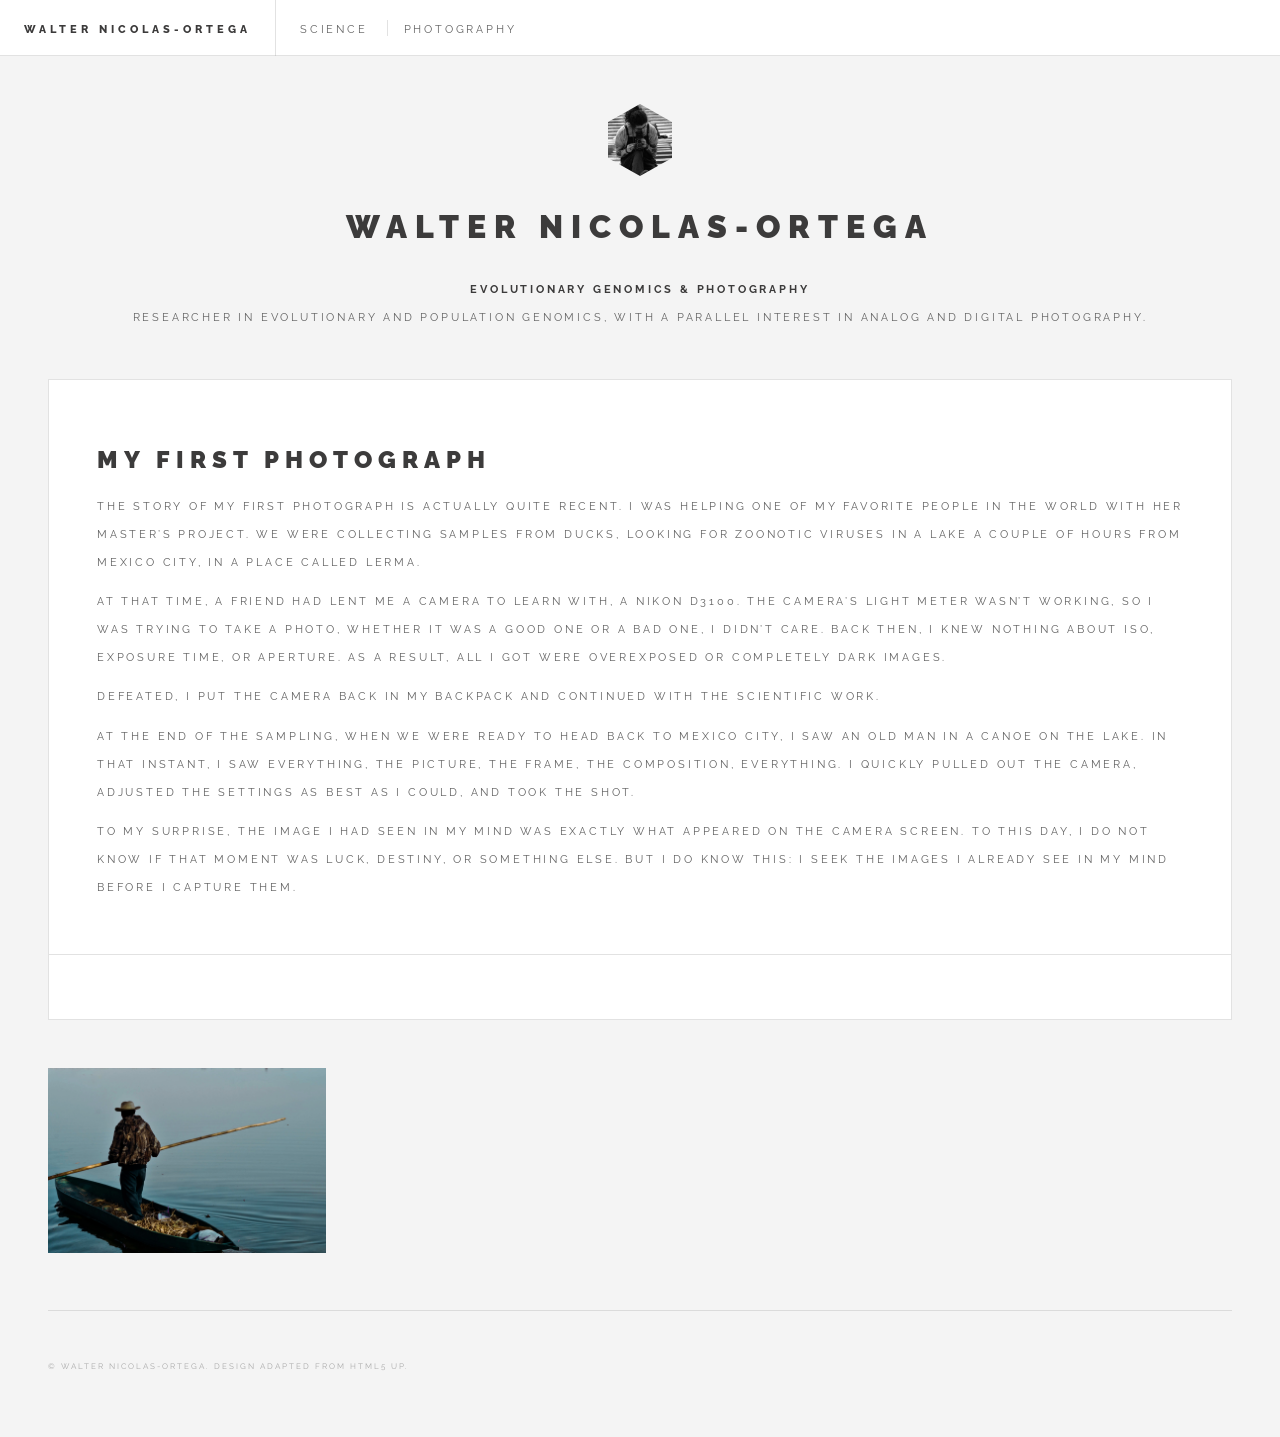
<file: First_Photo.html>
<!DOCTYPE HTML>
<html>
<head>
	<title>China | Photography – Walter Nicolas-Ortega</title>
	<meta charset="utf-8" />
	<meta name="viewport" content="width=device-width, initial-scale=1, user-scalable=no" />
	<link rel="stylesheet" href="assets/css/main.css" />
</head>

<body class="is-preload">

<div id="wrapper">

	<!-- Header -->
	<header id="header">
		<h1><a href="index.html">Walter Nicolas-Ortega</a></h1>
		<nav class="links">
			<ul>
				<li><a href="index.html">Science</a></li>
				<li><a href="photography.html">Photography</a></li>
			</ul>
		</nav>
	</header>

	<!-- Menu (mobile) -->
	<section id="menu">
		<ul class="links">
			<li><a href="index.html">Science</a></li>
			<li><a href="photography.html">Photography</a></li>
		</ul>
	</section>

	<!-- Main -->
	<div id="main">

		<!-- Intro -->
		<article class="post">
			<header>
				<div class="title">
					<h2>My first photograph</h2>

					<p>
					The story of my first photograph is actually quite recent. I was helping one of my favorite people in the world with her master’s project. We were collecting samples from ducks, looking for zoonotic viruses in a lake a couple of hours from Mexico City, in a place called Lerma.
					</p>

					<p>
					At that time, a friend had lent me a camera to learn with, a Nikon D3100. The camera’s light meter wasn’t working, so I was trying to take a photo, whether it was a good one or a bad one, I didn’t care. Back then, I knew nothing about ISO, exposure time, or aperture. As a result, all I got were overexposed or completely dark images.
					</p>

					<p>
					Defeated, I put the camera back in my backpack and continued with the scientific work.
					</p>

					<p>
					At the end of the sampling, when we were ready to head back to Mexico City, I saw an old man in a canoe on the lake. In that instant, I saw everything, the picture, the frame, the composition, everything. I quickly pulled out the camera, adjusted the settings as best as I could, and took the shot.
					</p>

					<p>
					To my surprise, the image I had seen in my mind was exactly what appeared on the camera screen. To this day, I do not know if that moment was luck, destiny, or something else. But I do know this: I seek the images I already see in my mind before I capture them.
					</p>
				</div>
			</header>
		</article>

		<!-- ========================= -->
		<!-- Photo grid -->
		<!-- ========================= -->
		<section>
			<div class="photo-grid">

				<!-- Photo 1 -->
				<article>
					<a href="images/First_photo/First_photo-01.jpg" class="image">
						<img src="images/First_photo/First_photo-01.jpg" alt="First photo 1" />
					</a>
				</article>

				<!-- ========================= -->
				<!-- Template: copy for new photo -->
				<!-- ========================= -->
				<!--
				<article>
					<a href="images/china/china-XX.jpg" class="image">
						<img src="images/china/china-XX.jpg" alt="China photo description" />
					</a>
				</article>
				-->

			</div>
		</section>

	</div>

	<!-- Sidebar -->
	<section id="sidebar">

		<!-- Intro -->
		<section id="intro">
			<a href="#" class="logo">
				<img src="images/photoW.jpeg" alt="Walter Nicolas-Ortega" />
			</a>
			<header>
				<h2>Walter Nicolas-Ortega</h2>
				<p>
					<strong>Evolutionary Genomics & Photography</strong><br />
					Researcher in evolutionary and population genomics, with a parallel interest in analog and digital photography.
				</p>
			</header>
		</section>

		<!-- Footer -->
		<section id="footer">
			<p class="copyright">
				&copy; Walter Nicolas-Ortega. Design adapted from HTML5 UP.
			</p>
		</section>

	</section>

</div>

<!-- Scripts -->
<script src="assets/js/jquery.min.js"></script>
<script src="assets/js/browser.min.js"></script>
<script src="assets/js/breakpoints.min.js"></script>
<script src="assets/js/util.js"></script>
<script src="assets/js/main.js"></script>

</body>
</html>
</file>
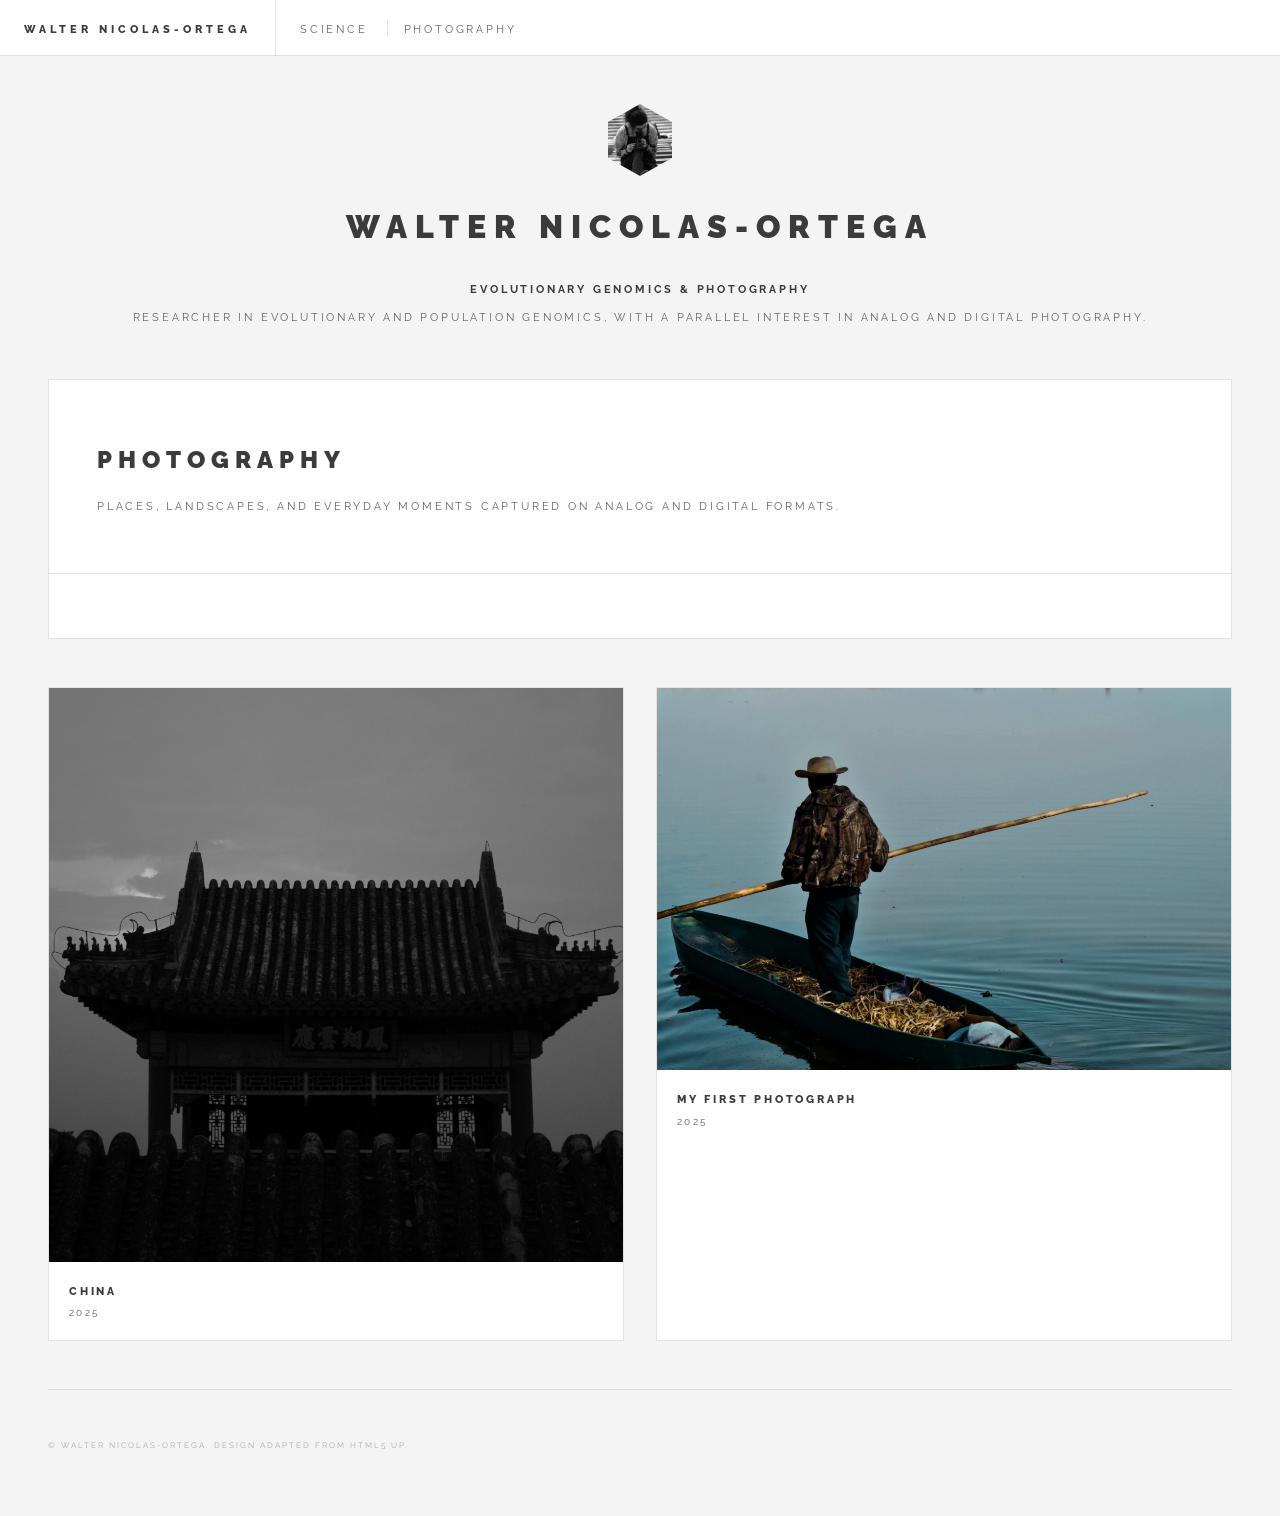
<file: photography.html>
<!DOCTYPE HTML>
<html>
	<head>
		<title>Photography | Walter Nicolas-Ortega</title>
		<meta charset="utf-8" />
		<meta name="viewport" content="width=device-width, initial-scale=1, user-scalable=no" />
		<link rel="stylesheet" href="assets/css/main.css" />
	</head>

	<body class="is-preload">
		<div id="wrapper">

			<!-- Header -->
			<header id="header">
				<h1><a href="index.html">Walter Nicolas-Ortega</a></h1>
				<nav class="links">
					<ul>
						<li><a href="index.html">Science</a></li>
						<li><a href="photography.html">Photography</a></li>
					</ul>
				</nav>
			</header>

			<!-- Menu -->
			<section id="menu">
				<ul class="links">
					<li><a href="index.html">Science</a></li>
					<li><a href="photography.html">Photography</a></li>
				</ul>
			</section>

			<!-- Main -->
			<div id="main">

				<!-- Intro text -->
				<article class="post">
					<header>
						<div class="title">
							<h2>Photography</h2>
							<p>Places, landscapes, and everyday moments captured on analog and digital formats.</p>
						</div>
					</header>
				</article>

				<!-- Mini posts grid -->
				<section>
					<div class="mini-posts">

						<!-- Mini Post: China -->
						<article class="mini-post">
							<header>
								<h3><a href="china.html">China</a></h3>
								<time class="published" datetime="2025">2025</time>
							</header>
							<a href="china.html" class="image">
								<img src="images/china-cover.jpg" alt="China photography cover" />
							</a>

						</article>

						<!-- Mini Post: China -->
						<article class="mini-post">
							<header>
								<h3><a href="First_Photo.html">My first photograph</a></h3>
								<time class="published" datetime="2025">2025</time>
							</header>
							<a href="First_Photo.html" class="image">
								<img src="images/First_photo/First_photo-01.jpg" alt="First photography cover" />
							</a>
						</article>
						
						<!-- ========================= -->
						<!-- Template: New location -->
						<!-- ========================= -->
						<!--
						<article class="mini-post">
							<header>
								<h3><a href="PLACE.html">PLACE</a></h3>
								<time class="published" datetime="YEAR">YEAR</time>
							</header>
							<a href="PLACE.html" class="image">
								<img src="images/PLACE-cover.jpg" alt="PLACE photography cover" />
							</a>
							<p>
								Short description of the place and photographic focus.
							</p>
						</article>
						-->
						
					</div>
				</section>

			</div>

			<!-- Sidebar -->
			<section id="sidebar">

				<!-- Intro -->
				<section id="intro">
					<a href="#" class="logo">
						<img src="images/photoW.jpeg" alt="" />
					</a>
					<header>
						<h2>Walter Nicolas-Ortega</h2>
						<p>
							<strong>Evolutionary Genomics & Photography</strong><br />
							Researcher in evolutionary and population genomics, with a parallel interest in analog and digital photography.
						</p>
					</header>
				</section>

				<!-- Footer -->
				<section id="footer">
					<p class="copyright">
						&copy; Walter Nicolas-Ortega. Design adapted from HTML5 UP.
					</p>
				</section>

			</section>

		</div>

		<!-- Scripts -->
		<script src="assets/js/jquery.min.js"></script>
		<script src="assets/js/browser.min.js"></script>
		<script src="assets/js/breakpoints.min.js"></script>
		<script src="assets/js/util.js"></script>
		<script src="assets/js/main.js"></script>

	</body>
</html>
</file>
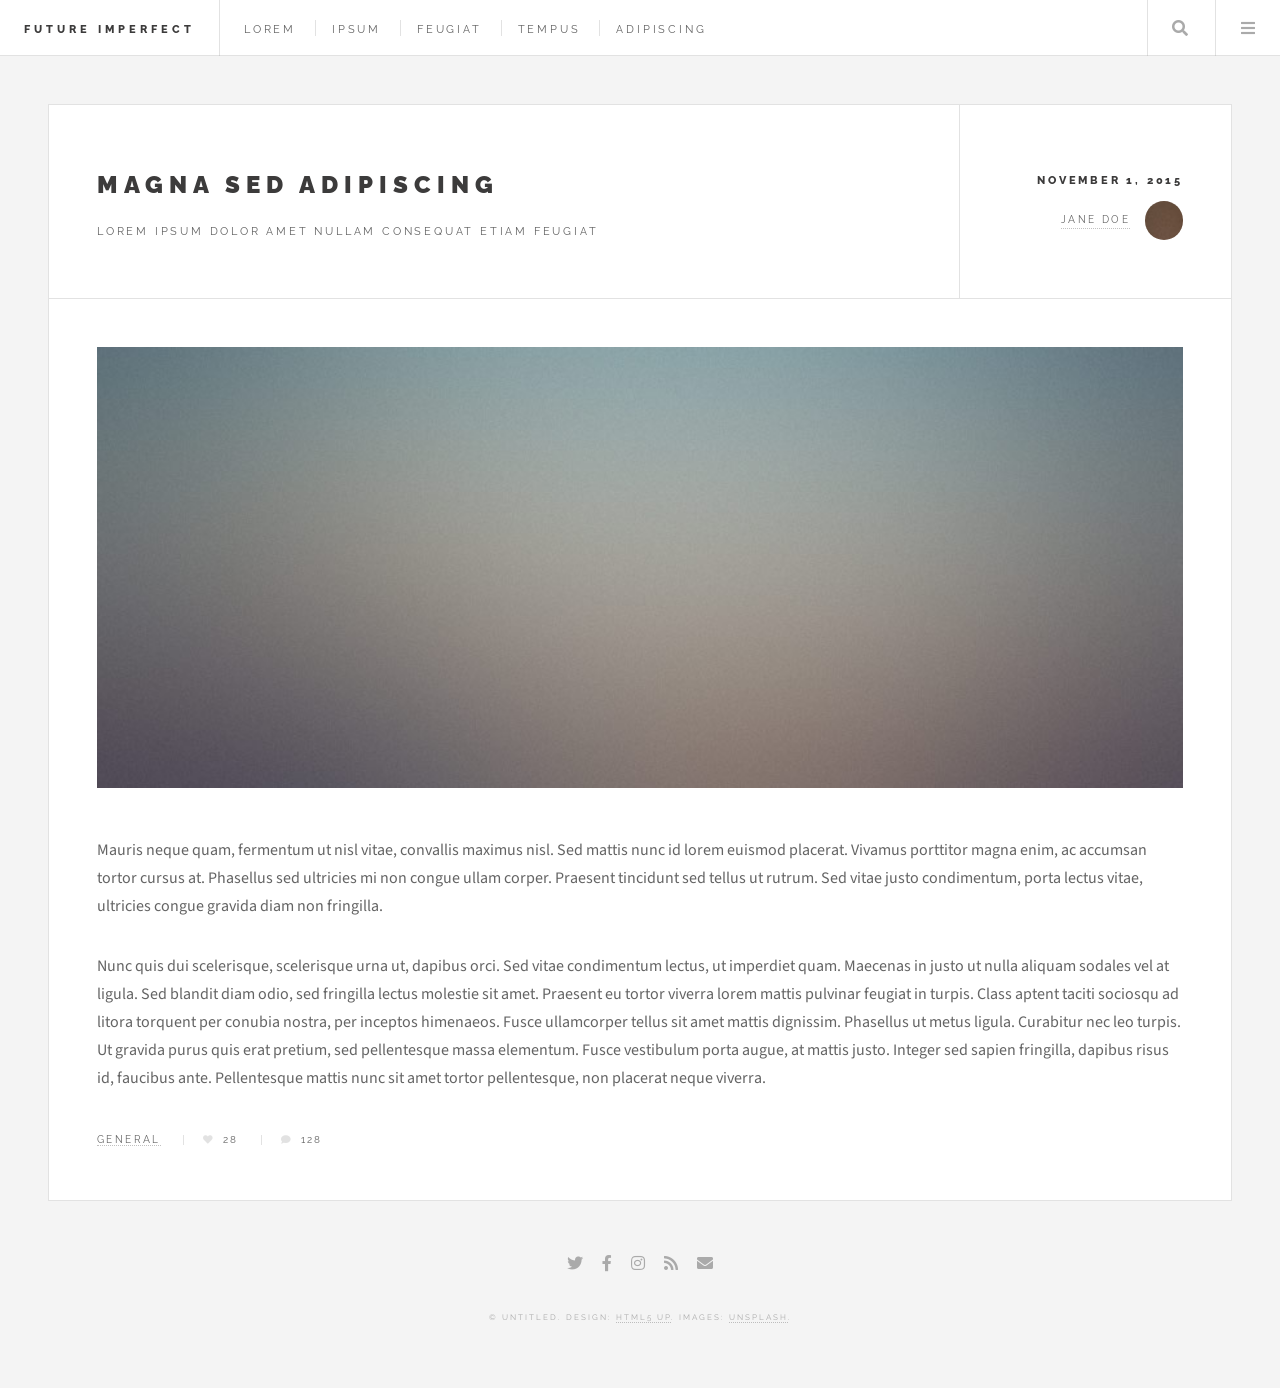
<file: single.html>
<!DOCTYPE HTML>
<!--
	Future Imperfect by HTML5 UP
	html5up.net | @ajlkn
	Free for personal and commercial use under the CCA 3.0 license (html5up.net/license)
-->
<html>
	<head>
		<title>Single - Future Imperfect by HTML5 UP</title>
		<meta charset="utf-8" />
		<meta name="viewport" content="width=device-width, initial-scale=1, user-scalable=no" />
		<link rel="stylesheet" href="assets/css/main.css" />
	</head>
	<body class="single is-preload">

		<!-- Wrapper -->
			<div id="wrapper">

				<!-- Header -->
					<header id="header">
						<h1><a href="index.html">Future Imperfect</a></h1>
						<nav class="links">
							<ul>
								<li><a href="#">Lorem</a></li>
								<li><a href="#">Ipsum</a></li>
								<li><a href="#">Feugiat</a></li>
								<li><a href="#">Tempus</a></li>
								<li><a href="#">Adipiscing</a></li>
							</ul>
						</nav>
						<nav class="main">
							<ul>
								<li class="search">
									<a class="fa-search" href="#search">Search</a>
									<form id="search" method="get" action="#">
										<input type="text" name="query" placeholder="Search" />
									</form>
								</li>
								<li class="menu">
									<a class="fa-bars" href="#menu">Menu</a>
								</li>
							</ul>
						</nav>
					</header>

				<!-- Menu -->
					<section id="menu">

						<!-- Search -->
							<section>
								<form class="search" method="get" action="#">
									<input type="text" name="query" placeholder="Search" />
								</form>
							</section>

						<!-- Links -->
							<section>
								<ul class="links">
									<li>
										<a href="#">
											<h3>Lorem ipsum</h3>
											<p>Feugiat tempus veroeros dolor</p>
										</a>
									</li>
									<li>
										<a href="#">
											<h3>Dolor sit amet</h3>
											<p>Sed vitae justo condimentum</p>
										</a>
									</li>
									<li>
										<a href="#">
											<h3>Feugiat veroeros</h3>
											<p>Phasellus sed ultricies mi congue</p>
										</a>
									</li>
									<li>
										<a href="#">
											<h3>Etiam sed consequat</h3>
											<p>Porta lectus amet ultricies</p>
										</a>
									</li>
								</ul>
							</section>

						<!-- Actions -->
							<section>
								<ul class="actions stacked">
									<li><a href="#" class="button large fit">Log In</a></li>
								</ul>
							</section>

					</section>

				<!-- Main -->
					<div id="main">

						<!-- Post -->
							<article class="post">
								<header>
									<div class="title">
										<h2><a href="#">Magna sed adipiscing</a></h2>
										<p>Lorem ipsum dolor amet nullam consequat etiam feugiat</p>
									</div>
									<div class="meta">
										<time class="published" datetime="2015-11-01">November 1, 2015</time>
										<a href="#" class="author"><span class="name">Jane Doe</span><img src="images/avatar.jpg" alt="" /></a>
									</div>
								</header>
								<span class="image featured"><img src="images/pic01.jpg" alt="" /></span>
								<p>Mauris neque quam, fermentum ut nisl vitae, convallis maximus nisl. Sed mattis nunc id lorem euismod placerat. Vivamus porttitor magna enim, ac accumsan tortor cursus at. Phasellus sed ultricies mi non congue ullam corper. Praesent tincidunt sed tellus ut rutrum. Sed vitae justo condimentum, porta lectus vitae, ultricies congue gravida diam non fringilla.</p>
								<p>Nunc quis dui scelerisque, scelerisque urna ut, dapibus orci. Sed vitae condimentum lectus, ut imperdiet quam. Maecenas in justo ut nulla aliquam sodales vel at ligula. Sed blandit diam odio, sed fringilla lectus molestie sit amet. Praesent eu tortor viverra lorem mattis pulvinar feugiat in turpis. Class aptent taciti sociosqu ad litora torquent per conubia nostra, per inceptos himenaeos. Fusce ullamcorper tellus sit amet mattis dignissim. Phasellus ut metus ligula. Curabitur nec leo turpis. Ut gravida purus quis erat pretium, sed pellentesque massa elementum. Fusce vestibulum porta augue, at mattis justo. Integer sed sapien fringilla, dapibus risus id, faucibus ante. Pellentesque mattis nunc sit amet tortor pellentesque, non placerat neque viverra. </p>
								<footer>
									<ul class="stats">
										<li><a href="#">General</a></li>
										<li><a href="#" class="icon solid fa-heart">28</a></li>
										<li><a href="#" class="icon solid fa-comment">128</a></li>
									</ul>
								</footer>
							</article>

					</div>

				<!-- Footer -->
					<section id="footer">
						<ul class="icons">
							<li><a href="#" class="icon brands fa-twitter"><span class="label">Twitter</span></a></li>
							<li><a href="#" class="icon brands fa-facebook-f"><span class="label">Facebook</span></a></li>
							<li><a href="#" class="icon brands fa-instagram"><span class="label">Instagram</span></a></li>
							<li><a href="#" class="icon solid fa-rss"><span class="label">RSS</span></a></li>
							<li><a href="#" class="icon solid fa-envelope"><span class="label">Email</span></a></li>
						</ul>
						<p class="copyright">&copy; Untitled. Design: <a href="http://html5up.net">HTML5 UP</a>. Images: <a href="http://unsplash.com">Unsplash</a>.</p>
					</section>

			</div>

		<!-- Scripts -->
			<script src="assets/js/jquery.min.js"></script>
			<script src="assets/js/browser.min.js"></script>
			<script src="assets/js/breakpoints.min.js"></script>
			<script src="assets/js/util.js"></script>
			<script src="assets/js/main.js"></script>

	</body>
</html>
</file>
<file: assets/css/main.css>
@import url(fontawesome-all.min.css);
@import url("https://fonts.googleapis.com/css?family=Source+Sans+Pro:400,700|Raleway:400,800,900");

/*
	Future Imperfect by HTML5 UP
	html5up.net | @ajlkn
	Free for personal and commercial use under the CCA 3.0 license (html5up.net/license)

*/

html, body, div, span, applet, object,
iframe, h1, h2, h3, h4, h5, h6, p, blockquote,
pre, a, abbr, acronym, address, big, cite,
code, del, dfn, em, img, ins, kbd, q, s, samp,
small, strike, strong, sub, sup, tt, var, b,
u, i, center, dl, dt, dd, ol, ul, li, fieldset,
form, label, legend, table, caption, tbody,
tfoot, thead, tr, th, td, article, aside,
canvas, details, embed, figure, figcaption,
footer, header, hgroup, menu, nav, output, ruby,
section, summary, time, mark, audio, video {
	margin: 0;
	padding: 0;
	border: 0;
	font-size: 100%;
	font: inherit;
	vertical-align: baseline;}

article, aside, details, figcaption, figure,
footer, header, hgroup, menu, nav, section {
	display: block;}

body {
	line-height: 1;
}

ol, ul {
	list-style: none;
}

blockquote, q {
	quotes: none;
}

	blockquote:before, blockquote:after, q:before, q:after {
		content: '';
		content: none;
	}

table {
	border-collapse: collapse;
	border-spacing: 0;
}

body {
	-webkit-text-size-adjust: none;
}

mark {
	background-color: transparent;
	color: inherit;
}

input::-moz-focus-inner {
	border: 0;
	padding: 0;
}

input, select, textarea {
	-moz-appearance: none;
	-webkit-appearance: none;
	-ms-appearance: none;
	appearance: none;
}

/* Basic */

	@-ms-viewport {
		width: device-width;
	}

	body {
		-ms-overflow-style: scrollbar;
	}

	@media screen and (max-width: 480px) {

		html, body {
			min-width: 320px;
		}

	}

	html {
		box-sizing: border-box;
	}

	*, *:before, *:after {
		box-sizing: inherit;
	}

	body {
		background: #f4f4f4;
	}

		body.is-preload *, body.is-preload *:before, body.is-preload *:after {
			-moz-animation: none !important;
			-webkit-animation: none !important;
			-ms-animation: none !important;
			animation: none !important;
			-moz-transition: none !important;
			-webkit-transition: none !important;
			-ms-transition: none !important;
			transition: none !important;
		}

/* Type */

	body, input, select, textarea {
		color: #646464;
		font-family: "Source Sans Pro", Helvetica, sans-serif;
		font-size: 14pt;
		font-weight: 400;
		line-height: 1.75;
	}

		@media screen and (max-width: 1680px) {

			body, input, select, textarea {
				font-size: 12pt;
			}

		}

		@media screen and (max-width: 1280px) {

			body, input, select, textarea {
				font-size: 12pt;
			}

		}

		@media screen and (max-width: 980px) {

			body, input, select, textarea {
				font-size: 12pt;
			}

		}

		@media screen and (max-width: 736px) {

			body, input, select, textarea {
				font-size: 12pt;
			}

		}

		@media screen and (max-width: 480px) {

			body, input, select, textarea {
				font-size: 12pt;
			}

		}

	a {
		-moz-transition: color 0.2s ease, border-bottom-color 0.2s ease;
		-webkit-transition: color 0.2s ease, border-bottom-color 0.2s ease;
		-ms-transition: color 0.2s ease, border-bottom-color 0.2s ease;
		transition: color 0.2s ease, border-bottom-color 0.2s ease;
		border-bottom: dotted 1px rgba(160, 160, 160, 0.65);
		color: inherit;
		text-decoration: none;
	}

		a:before {
			-moz-transition: color 0.2s ease;
			-webkit-transition: color 0.2s ease;
			-ms-transition: color 0.2s ease;
			transition: color 0.2s ease;
		}

		a:hover {
			border-bottom-color: transparent;
			color: #2ebaae !important;
		}

			a:hover:before {
				color: #2ebaae !important;
			}

	strong, b {
		color: #3c3b3b;
		font-weight: 700;
	}

	em, i {
		font-style: italic;
	}

	p {
		margin: 0 0 2em 0;
	}

	h1, h2, h3, h4, h5, h6 {
		color: #3c3b3b;
		font-family: "Raleway", Helvetica, sans-serif;
		font-weight: 800;
		letter-spacing: 0.25em;
		line-height: 1.65;
		margin: 0 0 1em 0;
		text-transform: uppercase;
	}

		h1 a, h2 a, h3 a, h4 a, h5 a, h6 a {
			color: inherit;
			border-bottom: 0;
		}

	h2 {
		font-size: 1.1em;
	}

	h3 {
		font-size: 0.9em;
	}

	h4 {
		font-size: 0.7em;
	}

	h5 {
		font-size: 0.7em;
	}

	h6 {
		font-size: 0.7em;
	}

	sub {
		font-size: 0.8em;
		position: relative;
		top: 0.5em;
	}

	sup {
		font-size: 0.8em;
		position: relative;
		top: -0.5em;
	}

	blockquote {
		border-left: solid 4px rgba(160, 160, 160, 0.3);
		font-style: italic;
		margin: 0 0 2em 0;
		padding: 0.5em 0 0.5em 2em;
	}

	code {
		background: rgba(160, 160, 160, 0.075);
		border: solid 1px rgba(160, 160, 160, 0.3);
		font-family: "Courier New", monospace;
		font-size: 0.9em;
		margin: 0 0.25em;
		padding: 0.25em 0.65em;
	}

	pre {
		-webkit-overflow-scrolling: touch;
		font-family: "Courier New", monospace;
		font-size: 0.9em;
		margin: 0 0 2em 0;
	}

		pre code {
			display: block;
			line-height: 1.75em;
			padding: 1em 1.5em;
			overflow-x: auto;
		}

	hr {
		border: 0;
		border-bottom: solid 1px rgba(160, 160, 160, 0.3);
		margin: 2em 0;
	}

		hr.major {
			margin: 3em 0;
		}

	.align-left {
		text-align: left;
	}

	.align-center {
		text-align: center;
	}

	.align-right {
		text-align: right;
	}

/* Row */

	.row {
		display: flex;
		flex-wrap: wrap;
		box-sizing: border-box;
		align-items: stretch;
	}

		.row > * {
			box-sizing: border-box;
		}

		.row.gtr-uniform > * > :last-child {
			margin-bottom: 0;
		}

		.row.aln-left {
			justify-content: flex-start;
		}

		.row.aln-center {
			justify-content: center;
		}

		.row.aln-right {
			justify-content: flex-end;
		}

		.row.aln-top {
			align-items: flex-start;
		}

		.row.aln-middle {
			align-items: center;
		}

		.row.aln-bottom {
			align-items: flex-end;
		}

		.row > .imp {
			order: -1;
		}

		.row > .col-1 {
			width: 8.33333%;
		}

		.row > .off-1 {
			margin-left: 8.33333%;
		}

		.row > .col-2 {
			width: 16.66667%;
		}

		.row > .off-2 {
			margin-left: 16.66667%;
		}

		.row > .col-3 {
			width: 25%;
		}

		.row > .off-3 {
			margin-left: 25%;
		}

		.row > .col-4 {
			width: 33.33333%;
		}

		.row > .off-4 {
			margin-left: 33.33333%;
		}

		.row > .col-5 {
			width: 41.66667%;
		}

		.row > .off-5 {
			margin-left: 41.66667%;
		}

		.row > .col-6 {
			width: 50%;
		}

		.row > .off-6 {
			margin-left: 50%;
		}

		.row > .col-7 {
			width: 58.33333%;
		}

		.row > .off-7 {
			margin-left: 58.33333%;
		}

		.row > .col-8 {
			width: 66.66667%;
		}

		.row > .off-8 {
			margin-left: 66.66667%;
		}

		.row > .col-9 {
			width: 75%;
		}

		.row > .off-9 {
			margin-left: 75%;
		}

		.row > .col-10 {
			width: 83.33333%;
		}

		.row > .off-10 {
			margin-left: 83.33333%;
		}

		.row > .col-11 {
			width: 91.66667%;
		}

		.row > .off-11 {
			margin-left: 91.66667%;
		}

		.row > .col-12 {
			width: 100%;
		}

		.row > .off-12 {
			margin-left: 100%;
		}

		.row.gtr-0 {
			margin-top: 0;
			margin-left: 0em;
		}

			.row.gtr-0 > * {
				padding: 0 0 0 0em;
			}

			.row.gtr-0.gtr-uniform {
				margin-top: 0em;
			}

				.row.gtr-0.gtr-uniform > * {
					padding-top: 0em;
				}

		.row.gtr-25 {
			margin-top: 0;
			margin-left: -0.25em;
		}

			.row.gtr-25 > * {
				padding: 0 0 0 0.25em;
			}

			.row.gtr-25.gtr-uniform {
				margin-top: -0.25em;
			}

				.row.gtr-25.gtr-uniform > * {
					padding-top: 0.25em;
				}

		.row.gtr-50 {
			margin-top: 0;
			margin-left: -0.5em;
		}

			.row.gtr-50 > * {
				padding: 0 0 0 0.5em;
			}

			.row.gtr-50.gtr-uniform {
				margin-top: -0.5em;
			}

				.row.gtr-50.gtr-uniform > * {
					padding-top: 0.5em;
				}

		.row {
			margin-top: 0;
			margin-left: -1em;
		}

			.row > * {
				padding: 0 0 0 1em;
			}

			.row.gtr-uniform {
				margin-top: -1em;
			}

				.row.gtr-uniform > * {
					padding-top: 1em;
				}

		.row.gtr-150 {
			margin-top: 0;
			margin-left: -1.5em;
		}

			.row.gtr-150 > * {
				padding: 0 0 0 1.5em;
			}

			.row.gtr-150.gtr-uniform {
				margin-top: -1.5em;
			}

				.row.gtr-150.gtr-uniform > * {
					padding-top: 1.5em;
				}

		.row.gtr-200 {
			margin-top: 0;
			margin-left: -2em;
		}

			.row.gtr-200 > * {
				padding: 0 0 0 2em;
			}

			.row.gtr-200.gtr-uniform {
				margin-top: -2em;
			}

				.row.gtr-200.gtr-uniform > * {
					padding-top: 2em;
				}

		@media screen and (max-width: 1680px) {

			.row {
				display: flex;
				flex-wrap: wrap;
				box-sizing: border-box;
				align-items: stretch;
			}

				.row > * {
					box-sizing: border-box;
				}

				.row.gtr-uniform > * > :last-child {
					margin-bottom: 0;
				}

				.row.aln-left {
					justify-content: flex-start;
				}

				.row.aln-center {
					justify-content: center;
				}

				.row.aln-right {
					justify-content: flex-end;
				}

				.row.aln-top {
					align-items: flex-start;
				}

				.row.aln-middle {
					align-items: center;
				}

				.row.aln-bottom {
					align-items: flex-end;
				}

				.row > .imp-xlarge {
					order: -1;
				}

				.row > .col-1-xlarge {
					width: 8.33333%;
				}

				.row > .off-1-xlarge {
					margin-left: 8.33333%;
				}

				.row > .col-2-xlarge {
					width: 16.66667%;
				}

				.row > .off-2-xlarge {
					margin-left: 16.66667%;
				}

				.row > .col-3-xlarge {
					width: 25%;
				}

				.row > .off-3-xlarge {
					margin-left: 25%;
				}

				.row > .col-4-xlarge {
					width: 33.33333%;
				}

				.row > .off-4-xlarge {
					margin-left: 33.33333%;
				}

				.row > .col-5-xlarge {
					width: 41.66667%;
				}

				.row > .off-5-xlarge {
					margin-left: 41.66667%;
				}

				.row > .col-6-xlarge {
					width: 50%;
				}

				.row > .off-6-xlarge {
					margin-left: 50%;
				}

				.row > .col-7-xlarge {
					width: 58.33333%;
				}

				.row > .off-7-xlarge {
					margin-left: 58.33333%;
				}

				.row > .col-8-xlarge {
					width: 66.66667%;
				}

				.row > .off-8-xlarge {
					margin-left: 66.66667%;
				}

				.row > .col-9-xlarge {
					width: 75%;
				}

				.row > .off-9-xlarge {
					margin-left: 75%;
				}

				.row > .col-10-xlarge {
					width: 83.33333%;
				}

				.row > .off-10-xlarge {
					margin-left: 83.33333%;
				}

				.row > .col-11-xlarge {
					width: 91.66667%;
				}

				.row > .off-11-xlarge {
					margin-left: 91.66667%;
				}

				.row > .col-12-xlarge {
					width: 100%;
				}

				.row > .off-12-xlarge {
					margin-left: 100%;
				}

				.row.gtr-0 {
					margin-top: 0;
					margin-left: 0em;
				}

					.row.gtr-0 > * {
						padding: 0 0 0 0em;
					}

					.row.gtr-0.gtr-uniform {
						margin-top: 0em;
					}

						.row.gtr-0.gtr-uniform > * {
							padding-top: 0em;
						}

				.row.gtr-25 {
					margin-top: 0;
					margin-left: -0.25em;
				}

					.row.gtr-25 > * {
						padding: 0 0 0 0.25em;
					}

					.row.gtr-25.gtr-uniform {
						margin-top: -0.25em;
					}

						.row.gtr-25.gtr-uniform > * {
							padding-top: 0.25em;
						}

				.row.gtr-50 {
					margin-top: 0;
					margin-left: -0.5em;
				}

					.row.gtr-50 > * {
						padding: 0 0 0 0.5em;
					}

					.row.gtr-50.gtr-uniform {
						margin-top: -0.5em;
					}

						.row.gtr-50.gtr-uniform > * {
							padding-top: 0.5em;
						}

				.row {
					margin-top: 0;
					margin-left: -1em;
				}

					.row > * {
						padding: 0 0 0 1em;
					}

					.row.gtr-uniform {
						margin-top: -1em;
					}

						.row.gtr-uniform > * {
							padding-top: 1em;
						}

				.row.gtr-150 {
					margin-top: 0;
					margin-left: -1.5em;
				}

					.row.gtr-150 > * {
						padding: 0 0 0 1.5em;
					}

					.row.gtr-150.gtr-uniform {
						margin-top: -1.5em;
					}

						.row.gtr-150.gtr-uniform > * {
							padding-top: 1.5em;
						}

				.row.gtr-200 {
					margin-top: 0;
					margin-left: -2em;
				}

					.row.gtr-200 > * {
						padding: 0 0 0 2em;
					}

					.row.gtr-200.gtr-uniform {
						margin-top: -2em;
					}

						.row.gtr-200.gtr-uniform > * {
							padding-top: 2em;
						}

		}

		@media screen and (max-width: 1280px) {

			.row {
				display: flex;
				flex-wrap: wrap;
				box-sizing: border-box;
				align-items: stretch;
			}

				.row > * {
					box-sizing: border-box;
				}

				.row.gtr-uniform > * > :last-child {
					margin-bottom: 0;
				}

				.row.aln-left {
					justify-content: flex-start;
				}

				.row.aln-center {
					justify-content: center;
				}

				.row.aln-right {
					justify-content: flex-end;
				}

				.row.aln-top {
					align-items: flex-start;
				}

				.row.aln-middle {
					align-items: center;
				}

				.row.aln-bottom {
					align-items: flex-end;
				}

				.row > .imp-large {
					order: -1;
				}

				.row > .col-1-large {
					width: 8.33333%;
				}

				.row > .off-1-large {
					margin-left: 8.33333%;
				}

				.row > .col-2-large {
					width: 16.66667%;
				}

				.row > .off-2-large {
					margin-left: 16.66667%;
				}

				.row > .col-3-large {
					width: 25%;
				}

				.row > .off-3-large {
					margin-left: 25%;
				}

				.row > .col-4-large {
					width: 33.33333%;
				}

				.row > .off-4-large {
					margin-left: 33.33333%;
				}

				.row > .col-5-large {
					width: 41.66667%;
				}

				.row > .off-5-large {
					margin-left: 41.66667%;
				}

				.row > .col-6-large {
					width: 50%;
				}

				.row > .off-6-large {
					margin-left: 50%;
				}

				.row > .col-7-large {
					width: 58.33333%;
				}

				.row > .off-7-large {
					margin-left: 58.33333%;
				}

				.row > .col-8-large {
					width: 66.66667%;
				}

				.row > .off-8-large {
					margin-left: 66.66667%;
				}

				.row > .col-9-large {
					width: 75%;
				}

				.row > .off-9-large {
					margin-left: 75%;
				}

				.row > .col-10-large {
					width: 83.33333%;
				}

				.row > .off-10-large {
					margin-left: 83.33333%;
				}

				.row > .col-11-large {
					width: 91.66667%;
				}

				.row > .off-11-large {
					margin-left: 91.66667%;
				}

				.row > .col-12-large {
					width: 100%;
				}

				.row > .off-12-large {
					margin-left: 100%;
				}

				.row.gtr-0 {
					margin-top: 0;
					margin-left: 0em;
				}

					.row.gtr-0 > * {
						padding: 0 0 0 0em;
					}

					.row.gtr-0.gtr-uniform {
						margin-top: 0em;
					}

						.row.gtr-0.gtr-uniform > * {
							padding-top: 0em;
						}

				.row.gtr-25 {
					margin-top: 0;
					margin-left: -0.25em;
				}

					.row.gtr-25 > * {
						padding: 0 0 0 0.25em;
					}

					.row.gtr-25.gtr-uniform {
						margin-top: -0.25em;
					}

						.row.gtr-25.gtr-uniform > * {
							padding-top: 0.25em;
						}

				.row.gtr-50 {
					margin-top: 0;
					margin-left: -0.5em;
				}

					.row.gtr-50 > * {
						padding: 0 0 0 0.5em;
					}

					.row.gtr-50.gtr-uniform {
						margin-top: -0.5em;
					}

						.row.gtr-50.gtr-uniform > * {
							padding-top: 0.5em;
						}

				.row {
					margin-top: 0;
					margin-left: -1em;
				}

					.row > * {
						padding: 0 0 0 1em;
					}

					.row.gtr-uniform {
						margin-top: -1em;
					}

						.row.gtr-uniform > * {
							padding-top: 1em;
						}

				.row.gtr-150 {
					margin-top: 0;
					margin-left: -1.5em;
				}

					.row.gtr-150 > * {
						padding: 0 0 0 1.5em;
					}

					.row.gtr-150.gtr-uniform {
						margin-top: -1.5em;
					}

						.row.gtr-150.gtr-uniform > * {
							padding-top: 1.5em;
						}

				.row.gtr-200 {
					margin-top: 0;
					margin-left: -2em;
				}

					.row.gtr-200 > * {
						padding: 0 0 0 2em;
					}

					.row.gtr-200.gtr-uniform {
						margin-top: -2em;
					}

						.row.gtr-200.gtr-uniform > * {
							padding-top: 2em;
						}

		}

		@media screen and (max-width: 980px) {

			.row {
				display: flex;
				flex-wrap: wrap;
				box-sizing: border-box;
				align-items: stretch;
			}

				.row > * {
					box-sizing: border-box;
				}

				.row.gtr-uniform > * > :last-child {
					margin-bottom: 0;
				}

				.row.aln-left {
					justify-content: flex-start;
				}

				.row.aln-center {
					justify-content: center;
				}

				.row.aln-right {
					justify-content: flex-end;
				}

				.row.aln-top {
					align-items: flex-start;
				}

				.row.aln-middle {
					align-items: center;
				}

				.row.aln-bottom {
					align-items: flex-end;
				}

				.row > .imp-medium {
					order: -1;
				}

				.row > .col-1-medium {
					width: 8.33333%;
				}

				.row > .off-1-medium {
					margin-left: 8.33333%;
				}

				.row > .col-2-medium {
					width: 16.66667%;
				}

				.row > .off-2-medium {
					margin-left: 16.66667%;
				}

				.row > .col-3-medium {
					width: 25%;
				}

				.row > .off-3-medium {
					margin-left: 25%;
				}

				.row > .col-4-medium {
					width: 33.33333%;
				}

				.row > .off-4-medium {
					margin-left: 33.33333%;
				}

				.row > .col-5-medium {
					width: 41.66667%;
				}

				.row > .off-5-medium {
					margin-left: 41.66667%;
				}

				.row > .col-6-medium {
					width: 50%;
				}

				.row > .off-6-medium {
					margin-left: 50%;
				}

				.row > .col-7-medium {
					width: 58.33333%;
				}

				.row > .off-7-medium {
					margin-left: 58.33333%;
				}

				.row > .col-8-medium {
					width: 66.66667%;
				}

				.row > .off-8-medium {
					margin-left: 66.66667%;
				}

				.row > .col-9-medium {
					width: 75%;
				}

				.row > .off-9-medium {
					margin-left: 75%;
				}

				.row > .col-10-medium {
					width: 83.33333%;
				}

				.row > .off-10-medium {
					margin-left: 83.33333%;
				}

				.row > .col-11-medium {
					width: 91.66667%;
				}

				.row > .off-11-medium {
					margin-left: 91.66667%;
				}

				.row > .col-12-medium {
					width: 100%;
				}

				.row > .off-12-medium {
					margin-left: 100%;
				}

				.row.gtr-0 {
					margin-top: 0;
					margin-left: 0em;
				}

					.row.gtr-0 > * {
						padding: 0 0 0 0em;
					}

					.row.gtr-0.gtr-uniform {
						margin-top: 0em;
					}

						.row.gtr-0.gtr-uniform > * {
							padding-top: 0em;
						}

				.row.gtr-25 {
					margin-top: 0;
					margin-left: -0.25em;
				}

					.row.gtr-25 > * {
						padding: 0 0 0 0.25em;
					}

					.row.gtr-25.gtr-uniform {
						margin-top: -0.25em;
					}

						.row.gtr-25.gtr-uniform > * {
							padding-top: 0.25em;
						}

				.row.gtr-50 {
					margin-top: 0;
					margin-left: -0.5em;
				}

					.row.gtr-50 > * {
						padding: 0 0 0 0.5em;
					}

					.row.gtr-50.gtr-uniform {
						margin-top: -0.5em;
					}

						.row.gtr-50.gtr-uniform > * {
							padding-top: 0.5em;
						}

				.row {
					margin-top: 0;
					margin-left: -1em;
				}

					.row > * {
						padding: 0 0 0 1em;
					}

					.row.gtr-uniform {
						margin-top: -1em;
					}

						.row.gtr-uniform > * {
							padding-top: 1em;
						}

				.row.gtr-150 {
					margin-top: 0;
					margin-left: -1.5em;
				}

					.row.gtr-150 > * {
						padding: 0 0 0 1.5em;
					}

					.row.gtr-150.gtr-uniform {
						margin-top: -1.5em;
					}

						.row.gtr-150.gtr-uniform > * {
							padding-top: 1.5em;
						}

				.row.gtr-200 {
					margin-top: 0;
					margin-left: -2em;
				}

					.row.gtr-200 > * {
						padding: 0 0 0 2em;
					}

					.row.gtr-200.gtr-uniform {
						margin-top: -2em;
					}

						.row.gtr-200.gtr-uniform > * {
							padding-top: 2em;
						}

		}

		@media screen and (max-width: 736px) {

			.row {
				display: flex;
				flex-wrap: wrap;
				box-sizing: border-box;
				align-items: stretch;
			}

				.row > * {
					box-sizing: border-box;
				}

				.row.gtr-uniform > * > :last-child {
					margin-bottom: 0;
				}

				.row.aln-left {
					justify-content: flex-start;
				}

				.row.aln-center {
					justify-content: center;
				}

				.row.aln-right {
					justify-content: flex-end;
				}

				.row.aln-top {
					align-items: flex-start;
				}

				.row.aln-middle {
					align-items: center;
				}

				.row.aln-bottom {
					align-items: flex-end;
				}

				.row > .imp-small {
					order: -1;
				}

				.row > .col-1-small {
					width: 8.33333%;
				}

				.row > .off-1-small {
					margin-left: 8.33333%;
				}

				.row > .col-2-small {
					width: 16.66667%;
				}

				.row > .off-2-small {
					margin-left: 16.66667%;
				}

				.row > .col-3-small {
					width: 25%;
				}

				.row > .off-3-small {
					margin-left: 25%;
				}

				.row > .col-4-small {
					width: 33.33333%;
				}

				.row > .off-4-small {
					margin-left: 33.33333%;
				}

				.row > .col-5-small {
					width: 41.66667%;
				}

				.row > .off-5-small {
					margin-left: 41.66667%;
				}

				.row > .col-6-small {
					width: 50%;
				}

				.row > .off-6-small {
					margin-left: 50%;
				}

				.row > .col-7-small {
					width: 58.33333%;
				}

				.row > .off-7-small {
					margin-left: 58.33333%;
				}

				.row > .col-8-small {
					width: 66.66667%;
				}

				.row > .off-8-small {
					margin-left: 66.66667%;
				}

				.row > .col-9-small {
					width: 75%;
				}

				.row > .off-9-small {
					margin-left: 75%;
				}

				.row > .col-10-small {
					width: 83.33333%;
				}

				.row > .off-10-small {
					margin-left: 83.33333%;
				}

				.row > .col-11-small {
					width: 91.66667%;
				}

				.row > .off-11-small {
					margin-left: 91.66667%;
				}

				.row > .col-12-small {
					width: 100%;
				}

				.row > .off-12-small {
					margin-left: 100%;
				}

				.row.gtr-0 {
					margin-top: 0;
					margin-left: 0em;
				}

					.row.gtr-0 > * {
						padding: 0 0 0 0em;
					}

					.row.gtr-0.gtr-uniform {
						margin-top: 0em;
					}

						.row.gtr-0.gtr-uniform > * {
							padding-top: 0em;
						}

				.row.gtr-25 {
					margin-top: 0;
					margin-left: -0.25em;
				}

					.row.gtr-25 > * {
						padding: 0 0 0 0.25em;
					}

					.row.gtr-25.gtr-uniform {
						margin-top: -0.25em;
					}

						.row.gtr-25.gtr-uniform > * {
							padding-top: 0.25em;
						}

				.row.gtr-50 {
					margin-top: 0;
					margin-left: -0.5em;
				}

					.row.gtr-50 > * {
						padding: 0 0 0 0.5em;
					}

					.row.gtr-50.gtr-uniform {
						margin-top: -0.5em;
					}

						.row.gtr-50.gtr-uniform > * {
							padding-top: 0.5em;
						}

				.row {
					margin-top: 0;
					margin-left: -1em;
				}

					.row > * {
						padding: 0 0 0 1em;
					}

					.row.gtr-uniform {
						margin-top: -1em;
					}

						.row.gtr-uniform > * {
							padding-top: 1em;
						}

				.row.gtr-150 {
					margin-top: 0;
					margin-left: -1.5em;
				}

					.row.gtr-150 > * {
						padding: 0 0 0 1.5em;
					}

					.row.gtr-150.gtr-uniform {
						margin-top: -1.5em;
					}

						.row.gtr-150.gtr-uniform > * {
							padding-top: 1.5em;
						}

				.row.gtr-200 {
					margin-top: 0;
					margin-left: -2em;
				}

					.row.gtr-200 > * {
						padding: 0 0 0 2em;
					}

					.row.gtr-200.gtr-uniform {
						margin-top: -2em;
					}

						.row.gtr-200.gtr-uniform > * {
							padding-top: 2em;
						}

		}

		@media screen and (max-width: 480px) {

			.row {
				display: flex;
				flex-wrap: wrap;
				box-sizing: border-box;
				align-items: stretch;
			}

				.row > * {
					box-sizing: border-box;
				}

				.row.gtr-uniform > * > :last-child {
					margin-bottom: 0;
				}

				.row.aln-left {
					justify-content: flex-start;
				}

				.row.aln-center {
					justify-content: center;
				}

				.row.aln-right {
					justify-content: flex-end;
				}

				.row.aln-top {
					align-items: flex-start;
				}

				.row.aln-middle {
					align-items: center;
				}

				.row.aln-bottom {
					align-items: flex-end;
				}

				.row > .imp-xsmall {
					order: -1;
				}

				.row > .col-1-xsmall {
					width: 8.33333%;
				}

				.row > .off-1-xsmall {
					margin-left: 8.33333%;
				}

				.row > .col-2-xsmall {
					width: 16.66667%;
				}

				.row > .off-2-xsmall {
					margin-left: 16.66667%;
				}

				.row > .col-3-xsmall {
					width: 25%;
				}

				.row > .off-3-xsmall {
					margin-left: 25%;
				}

				.row > .col-4-xsmall {
					width: 33.33333%;
				}

				.row > .off-4-xsmall {
					margin-left: 33.33333%;
				}

				.row > .col-5-xsmall {
					width: 41.66667%;
				}

				.row > .off-5-xsmall {
					margin-left: 41.66667%;
				}

				.row > .col-6-xsmall {
					width: 50%;
				}

				.row > .off-6-xsmall {
					margin-left: 50%;
				}

				.row > .col-7-xsmall {
					width: 58.33333%;
				}

				.row > .off-7-xsmall {
					margin-left: 58.33333%;
				}

				.row > .col-8-xsmall {
					width: 66.66667%;
				}

				.row > .off-8-xsmall {
					margin-left: 66.66667%;
				}

				.row > .col-9-xsmall {
					width: 75%;
				}

				.row > .off-9-xsmall {
					margin-left: 75%;
				}

				.row > .col-10-xsmall {
					width: 83.33333%;
				}

				.row > .off-10-xsmall {
					margin-left: 83.33333%;
				}

				.row > .col-11-xsmall {
					width: 91.66667%;
				}

				.row > .off-11-xsmall {
					margin-left: 91.66667%;
				}

				.row > .col-12-xsmall {
					width: 100%;
				}

				.row > .off-12-xsmall {
					margin-left: 100%;
				}

				.row.gtr-0 {
					margin-top: 0;
					margin-left: 0em;
				}

					.row.gtr-0 > * {
						padding: 0 0 0 0em;
					}

					.row.gtr-0.gtr-uniform {
						margin-top: 0em;
					}

						.row.gtr-0.gtr-uniform > * {
							padding-top: 0em;
						}

				.row.gtr-25 {
					margin-top: 0;
					margin-left: -0.25em;
				}

					.row.gtr-25 > * {
						padding: 0 0 0 0.25em;
					}

					.row.gtr-25.gtr-uniform {
						margin-top: -0.25em;
					}

						.row.gtr-25.gtr-uniform > * {
							padding-top: 0.25em;
						}

				.row.gtr-50 {
					margin-top: 0;
					margin-left: -0.5em;
				}

					.row.gtr-50 > * {
						padding: 0 0 0 0.5em;
					}

					.row.gtr-50.gtr-uniform {
						margin-top: -0.5em;
					}

						.row.gtr-50.gtr-uniform > * {
							padding-top: 0.5em;
						}

				.row {
					margin-top: 0;
					margin-left: -1em;
				}

					.row > * {
						padding: 0 0 0 1em;
					}

					.row.gtr-uniform {
						margin-top: -1em;
					}

						.row.gtr-uniform > * {
							padding-top: 1em;
						}

				.row.gtr-150 {
					margin-top: 0;
					margin-left: -1.5em;
				}

					.row.gtr-150 > * {
						padding: 0 0 0 1.5em;
					}

					.row.gtr-150.gtr-uniform {
						margin-top: -1.5em;
					}

						.row.gtr-150.gtr-uniform > * {
							padding-top: 1.5em;
						}

				.row.gtr-200 {
					margin-top: 0;
					margin-left: -2em;
				}

					.row.gtr-200 > * {
						padding: 0 0 0 2em;
					}

					.row.gtr-200.gtr-uniform {
						margin-top: -2em;
					}

						.row.gtr-200.gtr-uniform > * {
							padding-top: 2em;
						}

		}

/* Author */

	.author {
		display: -moz-flex;
		display: -webkit-flex;
		display: -ms-flex;
		display: flex;
		-moz-flex-direction: row;
		-webkit-flex-direction: row;
		-ms-flex-direction: row;
		flex-direction: row;
		-moz-align-items: center;
		-webkit-align-items: center;
		-ms-align-items: center;
		align-items: center;
		-moz-justify-content: -moz-flex-end;
		-webkit-justify-content: -webkit-flex-end;
		-ms-justify-content: -ms-flex-end;
		justify-content: flex-end;
		border-bottom: 0;
		font-family: "Raleway", Helvetica, sans-serif;
		font-size: 0.6em;
		font-weight: 400;
		letter-spacing: 0.25em;
		text-transform: uppercase;
		white-space: nowrap;
	}

		.author .name {
			-moz-transition: border-bottom-color 0.2s ease;
			-webkit-transition: border-bottom-color 0.2s ease;
			-ms-transition: border-bottom-color 0.2s ease;
			transition: border-bottom-color 0.2s ease;
			border-bottom: dotted 1px rgba(160, 160, 160, 0.65);
			display: block;
			margin: 0 1.5em 0 0;
		}

		.author img {
			border-radius: 100%;
			display: block;
			width: 4em;
		}

		.author:hover .name {
			border-bottom-color: transparent;
		}

/* Blurb */

	.blurb h2 {
		font-size: 0.8em;
		margin: 0 0 1.5em 0;
	}

	.blurb h3 {
		font-size: 0.7em;
	}

	.blurb p {
		font-size: 0.9em;
	}

/* Box */

	.box {
		border: solid 1px rgba(160, 160, 160, 0.3);
		margin-bottom: 2em;
		padding: 1.5em;
	}

		.box > :last-child,
		.box > :last-child > :last-child,
		.box > :last-child > :last-child > :last-child {
			margin-bottom: 0;
		}

		.box.alt {
			border: 0;
			border-radius: 0;
			padding: 0;
		}

/* Button */

	input[type="submit"],
	input[type="reset"],
	input[type="button"],
	button,
	.button {
		-moz-appearance: none;
		-webkit-appearance: none;
		-ms-appearance: none;
		appearance: none;
		-moz-transition: background-color 0.2s ease, box-shadow 0.2s ease, color 0.2s ease;
		-webkit-transition: background-color 0.2s ease, box-shadow 0.2s ease, color 0.2s ease;
		-ms-transition: background-color 0.2s ease, box-shadow 0.2s ease, color 0.2s ease;
		transition: background-color 0.2s ease, box-shadow 0.2s ease, color 0.2s ease;
		background-color: transparent;
		border: 0;
		box-shadow: inset 0 0 0 1px rgba(160, 160, 160, 0.3);
		color: #3c3b3b !important;
		cursor: pointer;
		display: inline-block;
		font-family: "Raleway", Helvetica, sans-serif;
		font-size: 0.6em;
		font-weight: 800;
		height: 4.8125em;
		letter-spacing: 0.25em;
		line-height: 4.8125em;
		padding: 0 2.5em;
		text-align: center;
		text-decoration: none;
		text-transform: uppercase;
		white-space: nowrap;
	}

		input[type="submit"]:hover,
		input[type="reset"]:hover,
		input[type="button"]:hover,
		button:hover,
		.button:hover {
			box-shadow: inset 0 0 0 1px #2ebaae;
			color: #2ebaae !important;
		}

			input[type="submit"]:hover:active,
			input[type="reset"]:hover:active,
			input[type="button"]:hover:active,
			button:hover:active,
			.button:hover:active {
				background-color: rgba(46, 186, 174, 0.05);
			}

		input[type="submit"]:before, input[type="submit"]:after,
		input[type="reset"]:before,
		input[type="reset"]:after,
		input[type="button"]:before,
		input[type="button"]:after,
		button:before,
		button:after,
		.button:before,
		.button:after {
			color: #aaaaaa;
			position: relative;
		}

		input[type="submit"]:before,
		input[type="reset"]:before,
		input[type="button"]:before,
		button:before,
		.button:before {
			left: -1em;
			padding: 0 0 0 0.75em;
		}

		input[type="submit"]:after,
		input[type="reset"]:after,
		input[type="button"]:after,
		button:after,
		.button:after {
			left: 1em;
			padding: 0 0.75em 0 0;
		}

		input[type="submit"].fit,
		input[type="reset"].fit,
		input[type="button"].fit,
		button.fit,
		.button.fit {
			width: 100%;
		}

		input[type="submit"].large,
		input[type="reset"].large,
		input[type="button"].large,
		button.large,
		.button.large {
			font-size: 0.7em;
			padding: 0 3em;
		}

		input[type="submit"].small,
		input[type="reset"].small,
		input[type="button"].small,
		button.small,
		.button.small {
			font-size: 0.5em;
		}

		input[type="submit"].disabled, input[type="submit"]:disabled,
		input[type="reset"].disabled,
		input[type="reset"]:disabled,
		input[type="button"].disabled,
		input[type="button"]:disabled,
		button.disabled,
		button:disabled,
		.button.disabled,
		.button:disabled {
			pointer-events: none;
			color: rgba(160, 160, 160, 0.3) !important;
		}

			input[type="submit"].disabled:before, input[type="submit"]:disabled:before,
			input[type="reset"].disabled:before,
			input[type="reset"]:disabled:before,
			input[type="button"].disabled:before,
			input[type="button"]:disabled:before,
			button.disabled:before,
			button:disabled:before,
			.button.disabled:before,
			.button:disabled:before {
				color: rgba(160, 160, 160, 0.3) !important;
			}

/* Form */

	form {
		margin: 0 0 2em 0;
	}

		form.search {
			text-decoration: none;
			position: relative;
		}

			form.search:before {
				-moz-osx-font-smoothing: grayscale;
				-webkit-font-smoothing: antialiased;
				display: inline-block;
				font-style: normal;
				font-variant: normal;
				text-rendering: auto;
				line-height: 1;
				text-transform: none !important;
				font-family: 'Font Awesome 5 Free';
				font-weight: 900;
			}

			form.search:before {
				color: #aaaaaa;
				content: '\f002';
				display: block;
				height: 2.75em;
				left: 0;
				line-height: 2.75em;
				position: absolute;
				text-align: center;
				top: 0;
				width: 2.5em;
			}

			form.search > input:first-child {
				padding-left: 2.5em;
			}

	label {
		color: #3c3b3b;
		display: block;
		font-size: 0.9em;
		font-weight: 700;
		margin: 0 0 1em 0;
	}

	input[type="text"],
	input[type="password"],
	input[type="email"],
	input[type="tel"],
	select,
	textarea {
		-moz-appearance: none;
		-webkit-appearance: none;
		-ms-appearance: none;
		appearance: none;
		background: rgba(160, 160, 160, 0.075);
		border: none;
		border: solid 1px rgba(160, 160, 160, 0.3);
		border-radius: 0;
		color: inherit;
		display: block;
		outline: 0;
		padding: 0 1em;
		text-decoration: none;
		width: 100%;
	}

		input[type="text"]:invalid,
		input[type="password"]:invalid,
		input[type="email"]:invalid,
		input[type="tel"]:invalid,
		select:invalid,
		textarea:invalid {
			box-shadow: none;
		}

		input[type="text"]:focus,
		input[type="password"]:focus,
		input[type="email"]:focus,
		input[type="tel"]:focus,
		select:focus,
		textarea:focus {
			border-color: #2ebaae;
			box-shadow: inset 0 0 0 1px #2ebaae;
		}

	.select-wrapper {
		text-decoration: none;
		display: block;
		position: relative;
	}

		.select-wrapper:before {
			-moz-osx-font-smoothing: grayscale;
			-webkit-font-smoothing: antialiased;
			display: inline-block;
			font-style: normal;
			font-variant: normal;
			text-rendering: auto;
			line-height: 1;
			text-transform: none !important;
			font-family: 'Font Awesome 5 Free';
			font-weight: 900;
		}

		.select-wrapper:before {
			color: rgba(160, 160, 160, 0.3);
			content: '\f078';
			display: block;
			height: 2.75em;
			line-height: 2.75em;
			pointer-events: none;
			position: absolute;
			right: 0;
			text-align: center;
			top: 0;
			width: 2.75em;
		}

		.select-wrapper select::-ms-expand {
			display: none;
		}

	select {
		background-image: url("data:image/svg+xml;charset=utf8,%3Csvg xmlns='http://www.w3.org/2000/svg' width='40' height='40' preserveAspectRatio='none' viewBox='0 0 40 40'%3E%3Cpath d='M9.4,12.3l10.4,10.4l10.4-10.4c0.2-0.2,0.5-0.4,0.9-0.4c0.3,0,0.6,0.1,0.9,0.4l3.3,3.3c0.2,0.2,0.4,0.5,0.4,0.9 c0,0.4-0.1,0.6-0.4,0.9L20.7,31.9c-0.2,0.2-0.5,0.4-0.9,0.4c-0.3,0-0.6-0.1-0.9-0.4L4.3,17.3c-0.2-0.2-0.4-0.5-0.4-0.9 c0-0.4,0.1-0.6,0.4-0.9l3.3-3.3c0.2-0.2,0.5-0.4,0.9-0.4S9.1,12.1,9.4,12.3z' fill='rgba(160, 160, 160, 0.3)' /%3E%3C/svg%3E");
		background-size: 1.25rem;
		background-repeat: no-repeat;
		background-position: calc(100% - 1rem) center;
		height: 2.75em;
		padding-right: 2.75em;
		text-overflow: ellipsis;
	}

		select option {
			color: #3c3b3b;
			background: #ffffff;
		}

		select:focus::-ms-value {
			background-color: transparent;
		}

		select::-ms-expand {
			display: none;
		}

	input[type="text"],
	input[type="password"],
	input[type="email"],
	select {
		height: 2.75em;
	}

	textarea {
		padding: 0.75em 1em;
	}

	input[type="checkbox"],
	input[type="radio"] {
		-moz-appearance: none;
		-webkit-appearance: none;
		-ms-appearance: none;
		appearance: none;
		display: block;
		float: left;
		margin-right: -2em;
		opacity: 0;
		width: 1em;
		z-index: -1;
	}

		input[type="checkbox"] + label,
		input[type="radio"] + label {
			text-decoration: none;
			color: #646464;
			cursor: pointer;
			display: inline-block;
			font-size: 1em;
			font-weight: 400;
			padding-left: 2.4em;
			padding-right: 0.75em;
			position: relative;
		}

			input[type="checkbox"] + label:before,
			input[type="radio"] + label:before {
				-moz-osx-font-smoothing: grayscale;
				-webkit-font-smoothing: antialiased;
				display: inline-block;
				font-style: normal;
				font-variant: normal;
				text-rendering: auto;
				line-height: 1;
				text-transform: none !important;
				font-family: 'Font Awesome 5 Free';
				font-weight: 900;
			}

			input[type="checkbox"] + label:before,
			input[type="radio"] + label:before {
				background: rgba(160, 160, 160, 0.075);
				border: solid 1px rgba(160, 160, 160, 0.3);
				content: '';
				display: inline-block;
				font-size: 0.8em;
				height: 2.0625em;
				left: 0;
				line-height: 2.0625em;
				position: absolute;
				text-align: center;
				top: 0;
				width: 2.0625em;
			}

		input[type="checkbox"]:checked + label:before,
		input[type="radio"]:checked + label:before {
			background: #3c3b3b;
			border-color: #3c3b3b;
			color: #ffffff;
			content: '\f00c';
		}

		input[type="checkbox"]:focus + label:before,
		input[type="radio"]:focus + label:before {
			border-color: #2ebaae;
			box-shadow: 0 0 0 1px #2ebaae;
		}

	input[type="radio"] + label:before {
		border-radius: 100%;
	}

	::-webkit-input-placeholder {
		color: #aaaaaa !important;
		opacity: 1.0;
	}

	:-moz-placeholder {
		color: #aaaaaa !important;
		opacity: 1.0;
	}

	::-moz-placeholder {
		color: #aaaaaa !important;
		opacity: 1.0;
	}

	:-ms-input-placeholder {
		color: #aaaaaa !important;
		opacity: 1.0;
	}

/* Icon */

	.icon {
		text-decoration: none;
		border-bottom: none;
		position: relative;
	}

		.icon:before {
			-moz-osx-font-smoothing: grayscale;
			-webkit-font-smoothing: antialiased;
			display: inline-block;
			font-style: normal;
			font-variant: normal;
			text-rendering: auto;
			line-height: 1;
			text-transform: none !important;
			font-family: 'Font Awesome 5 Free';
			font-weight: 400;
		}

		.icon > .label {
			display: none;
		}

		.icon:before {
			line-height: inherit;
		}

		.icon.solid:before {
			font-weight: 900;
		}

		.icon.brands:before {
			font-family: 'Font Awesome 5 Brands';
		}

		.icon.suffix:before {
			float: right;
		}

/* Image */

	.image {
		border: 0;
		display: inline-block;
		position: relative;
	}

		.image img {
			display: block;
		}

		.image.left, .image.right {
			max-width: 40%;
		}

			.image.left img, .image.right img {
				width: 100%;
			}

		.image.left {
			float: left;
			padding: 0 1.5em 1em 0;
			top: 0.25em;
		}

		.image.right {
			float: right;
			padding: 0 0 1em 1.5em;
			top: 0.25em;
		}

		.image.fit {
			display: block;
			margin: 0 0 2em 0;
			width: 100%;
		}

			.image.fit img {
				width: 100%;
			}

		.image.featured {
			display: block;
			margin: 0 0 3em 0;
			width: 100%;
		}

			.image.featured img {
				width: 100%;
			}

			@media screen and (max-width: 736px) {

				.image.featured {
					margin: 0 0 1.5em 0;
				}

			}

		.image.main {
			display: block;
			margin: 0 0 3em 0;
			width: 100%;
		}

			.image.main img {
				width: 100%;
			}

/* List */

	ol {
		list-style: decimal;
		margin: 0 0 2em 0;
		padding-left: 1.25em;
	}

		ol li {
			padding-left: 0.25em;
		}

	ul {
		list-style: disc;
		margin: 0 0 2em 0;
		padding-left: 1em;
	}

		ul li {
			padding-left: 0.5em;
		}

		ul.alt {
			list-style: none;
			padding-left: 0;
		}

			ul.alt li {
				border-top: solid 1px rgba(160, 160, 160, 0.3);
				padding: 0.5em 0;
			}

				ul.alt li:first-child {
					border-top: 0;
					padding-top: 0;
				}

	dl {
		margin: 0 0 2em 0;
	}

		dl dt {
			display: block;
			font-weight: 700;
			margin: 0 0 1em 0;
		}

		dl dd {
			margin-left: 2em;
		}

/* Actions */

	ul.actions {
		display: -moz-flex;
		display: -webkit-flex;
		display: -ms-flex;
		display: flex;
		cursor: default;
		list-style: none;
		margin-left: -1em;
		padding-left: 0;
	}

		ul.actions li {
			padding: 0 0 0 1em;
			vertical-align: middle;
		}

		ul.actions.special {
			-moz-justify-content: center;
			-webkit-justify-content: center;
			-ms-justify-content: center;
			justify-content: center;
			width: 100%;
			margin-left: 0;
		}

			ul.actions.special li:first-child {
				padding-left: 0;
			}

		ul.actions.stacked {
			-moz-flex-direction: column;
			-webkit-flex-direction: column;
			-ms-flex-direction: column;
			flex-direction: column;
			margin-left: 0;
		}

			ul.actions.stacked li {
				padding: 1.3em 0 0 0;
			}

				ul.actions.stacked li:first-child {
					padding-top: 0;
				}

		ul.actions.fit {
			width: calc(100% + 1em);
		}

			ul.actions.fit li {
				-moz-flex-grow: 1;
				-webkit-flex-grow: 1;
				-ms-flex-grow: 1;
				flex-grow: 1;
				-moz-flex-shrink: 1;
				-webkit-flex-shrink: 1;
				-ms-flex-shrink: 1;
				flex-shrink: 1;
				width: 100%;
			}

				ul.actions.fit li > * {
					width: 100%;
				}

			ul.actions.fit.stacked {
				width: 100%;
			}

		@media screen and (max-width: 480px) {

			ul.actions:not(.fixed) {
				-moz-flex-direction: column;
				-webkit-flex-direction: column;
				-ms-flex-direction: column;
				flex-direction: column;
				margin-left: 0;
				width: 100% !important;
			}

				ul.actions:not(.fixed) li {
					-moz-flex-grow: 1;
					-webkit-flex-grow: 1;
					-ms-flex-grow: 1;
					flex-grow: 1;
					-moz-flex-shrink: 1;
					-webkit-flex-shrink: 1;
					-ms-flex-shrink: 1;
					flex-shrink: 1;
					padding: 1em 0 0 0;
					text-align: center;
					width: 100%;
				}

					ul.actions:not(.fixed) li > * {
						width: 100%;
					}

					ul.actions:not(.fixed) li:first-child {
						padding-top: 0;
					}

					ul.actions:not(.fixed) li input[type="submit"],
					ul.actions:not(.fixed) li input[type="reset"],
					ul.actions:not(.fixed) li input[type="button"],
					ul.actions:not(.fixed) li button,
					ul.actions:not(.fixed) li .button {
						width: 100%;
					}

						ul.actions:not(.fixed) li input[type="submit"].icon:before,
						ul.actions:not(.fixed) li input[type="reset"].icon:before,
						ul.actions:not(.fixed) li input[type="button"].icon:before,
						ul.actions:not(.fixed) li button.icon:before,
						ul.actions:not(.fixed) li .button.icon:before {
							margin-left: -0.5em;
						}

		}

/* Icons */

	ul.icons {
		cursor: default;
		list-style: none;
		padding-left: 0;
	}

		ul.icons li {
			display: inline-block;
			padding: 0 1em 0 0;
		}

			ul.icons li:last-child {
				padding-right: 0;
			}

			ul.icons li > * {
				border: 0;
			}

				ul.icons li > * .label {
					display: none;
				}

/* Posts */

	ul.posts {
		list-style: none;
		padding: 0;
	}

		ul.posts li {
			border-top: dotted 1px rgba(160, 160, 160, 0.3);
			margin: 1.5em 0 0 0;
			padding: 1.5em 0 0 0;
		}

			ul.posts li:first-child {
				border-top: 0;
				margin-top: 0;
				padding-top: 0;
			}

		ul.posts article {
			display: -moz-flex;
			display: -webkit-flex;
			display: -ms-flex;
			display: flex;
			-moz-align-items: -moz-flex-start;
			-webkit-align-items: -webkit-flex-start;
			-ms-align-items: -ms-flex-start;
			align-items: flex-start;
			-moz-flex-direction: row-reverse;
			-webkit-flex-direction: row-reverse;
			-ms-flex-direction: row-reverse;
			flex-direction: row-reverse;
		}

			ul.posts article .image {
				display: block;
				margin-right: 1.5em;
				min-width: 4em;
				width: 4em;
			}

				ul.posts article .image img {
					width: 100%;
				}

			ul.posts article header {
				-moz-flex-grow: 1;
				-webkit-flex-grow: 1;
				-ms-flex-grow: 1;
				flex-grow: 1;
				-ms-flex: 1;
			}

				ul.posts article header h3 {
					font-size: 0.7em;
					margin-top: 0.125em;
				}

				ul.posts article header .published {
					display: block;
					font-family: "Raleway", Helvetica, sans-serif;
					font-size: 0.6em;
					font-weight: 400;
					letter-spacing: 0.25em;
					margin: -0.625em 0 1.7em 0;
					text-transform: uppercase;
				}

				ul.posts article header > :last-child {
					margin-bottom: 0;
				}

/* Mini Post */

	.mini-post {
		display: -moz-flex;
		display: -webkit-flex;
		display: -ms-flex;
		display: flex;
		-moz-flex-direction: column-reverse;
		-webkit-flex-direction: column-reverse;
		-ms-flex-direction: column-reverse;
		flex-direction: column-reverse;
		background: #ffffff;
		border: solid 1px rgba(160, 160, 160, 0.3);
		margin: 0 0 2em 0;
	}

		.mini-post .image {
			overflow: hidden;
			width: 100%;
		}

			.mini-post .image img {
				-moz-transition: -moz-transform 0.2s ease-out;
				-webkit-transition: -webkit-transform 0.2s ease-out;
				-ms-transition: -ms-transform 0.2s ease-out;
				transition: transform 0.2s ease-out;
				width: 100%;
			}

			.mini-post .image:hover img {
				-moz-transform: scale(1.05);
				-webkit-transform: scale(1.05);
				-ms-transform: scale(1.05);
				transform: scale(1.05);
			}

		.mini-post header {
			padding: 1.25em 4.25em 0.1em 1.25em ;
			min-height: 4em;
			position: relative;
			-moz-flex-grow: 1;
			-webkit-flex-grow: 1;
			-ms-flex-grow: 1;
			flex-grow: 1;
		}

			.mini-post header h3 {
				font-size: 0.7em;
			}

			.mini-post header .published {
				display: block;
				font-family: "Raleway", Helvetica, sans-serif;
				font-size: 0.6em;
				font-weight: 400;
				letter-spacing: 0.25em;
				margin: -0.625em 0 1.7em 0;
				text-transform: uppercase;
			}

			.mini-post header .author {
				position: absolute;
				right: 2em;
				top: 2em;
			}

	.mini-posts {
		margin: 0 0 2em 0;
	}

		@media screen and (max-width: 1280px) {

			.mini-posts {
				display: -moz-flex;
				display: -webkit-flex;
				display: -ms-flex;
				display: flex;
				-moz-flex-wrap: wrap;
				-webkit-flex-wrap: wrap;
				-ms-flex-wrap: wrap;
				flex-wrap: wrap;
				width: calc(100% + 2em);
			}

				.mini-posts > * {
					margin: 2em 2em 0 0;
					width: calc(50% - 2em);
				}

				.mini-posts > :nth-child(-n + 2) {
					margin-top: 0;
				}

		}

		@media screen and (max-width: 480px) {

			.mini-posts {
				display: block;
				width: 100%;
			}

				.mini-posts > * {
					margin: 0 0 2em 0;
					width: 100%;
				}

		}

/* Post */

	.post {
		padding: 3em 3em 1em 3em ;
		background: #ffffff;
		border: solid 1px rgba(160, 160, 160, 0.3);
		margin: 0 0 3em 0;
		position: relative;
	}

		.post > header {
			display: -moz-flex;
			display: -webkit-flex;
			display: -ms-flex;
			display: flex;
			border-bottom: solid 1px rgba(160, 160, 160, 0.3);
			left: -3em;
			margin: -3em 0 3em 0;
			position: relative;
			width: calc(100% + 6em);
		}

			.post > header .title {
				-moz-flex-grow: 1;
				-webkit-flex-grow: 1;
				-ms-flex-grow: 1;
				flex-grow: 1;
				-ms-flex: 1;
				padding: 3.75em 3em 3.3em 3em;
			}

				.post > header .title h2 {
					font-weight: 900;
					font-size: 1.5em;
				}

				.post > header .title > :last-child {
					margin-bottom: 0;
				}

			.post > header .meta {
				padding: 3.75em 3em 1.75em 3em ;
				border-left: solid 1px rgba(160, 160, 160, 0.3);
				min-width: 17em;
				text-align: right;
				width: 17em;
			}

				.post > header .meta > * {
					margin: 0 0 1em 0;
				}

				.post > header .meta > :last-child {
					margin-bottom: 0;
				}

				.post > header .meta .published {
					color: #3c3b3b;
					display: block;
					font-family: "Raleway", Helvetica, sans-serif;
					font-size: 0.7em;
					font-weight: 800;
					letter-spacing: 0.25em;
					margin-top: 0.5em;
					text-transform: uppercase;
					white-space: nowrap;
				}

		.post > a.image.featured {
			overflow: hidden;
		}

			.post > a.image.featured img {
				-moz-transition: -moz-transform 0.2s ease-out;
				-webkit-transition: -webkit-transform 0.2s ease-out;
				-ms-transition: -ms-transform 0.2s ease-out;
				transition: transform 0.2s ease-out;
			}

			.post > a.image.featured:hover img {
				-moz-transform: scale(1.05);
				-webkit-transform: scale(1.05);
				-ms-transform: scale(1.05);
				transform: scale(1.05);
			}

		.post > footer {
			display: -moz-flex;
			display: -webkit-flex;
			display: -ms-flex;
			display: flex;
			-moz-align-items: center;
			-webkit-align-items: center;
			-ms-align-items: center;
			align-items: center;
		}

			.post > footer .actions {
				-moz-flex-grow: 1;
				-webkit-flex-grow: 1;
				-ms-flex-grow: 1;
				flex-grow: 1;
			}

			.post > footer .stats {
				cursor: default;
				list-style: none;
				padding: 0;
			}

				.post > footer .stats li {
					border-left: solid 1px rgba(160, 160, 160, 0.3);
					display: inline-block;
					font-family: "Raleway", Helvetica, sans-serif;
					font-size: 0.6em;
					font-weight: 400;
					letter-spacing: 0.25em;
					line-height: 1;
					margin: 0 0 0 2em;
					padding: 0 0 0 2em;
					text-transform: uppercase;
				}

					.post > footer .stats li:first-child {
						border-left: 0;
						margin-left: 0;
						padding-left: 0;
					}

					.post > footer .stats li .icon {
						border-bottom: 0;
					}

						.post > footer .stats li .icon:before {
							color: rgba(160, 160, 160, 0.3);
							margin-right: 0.75em;
						}

		@media screen and (max-width: 980px) {

			.post {
				border-left: 0;
				border-right: 0;
				left: -3em;
				width: calc(100% + (3em * 2));
			}

				.post > header {
					-moz-flex-direction: column;
					-webkit-flex-direction: column;
					-ms-flex-direction: column;
					flex-direction: column;
					padding: 3.75em 3em 1.25em 3em ;
					border-left: 0;
				}

					.post > header .title {
						-ms-flex: 0 1 auto;
						margin: 0 0 2em 0;
						padding: 0;
						text-align: center;
					}

					.post > header .meta {
						-moz-align-items: center;
						-webkit-align-items: center;
						-ms-align-items: center;
						align-items: center;
						display: -moz-flex;
						display: -webkit-flex;
						display: -ms-flex;
						display: flex;
						-moz-justify-content: center;
						-webkit-justify-content: center;
						-ms-justify-content: center;
						justify-content: center;
						border-left: 0;
						margin: 0 0 2em 0;
						padding-top: 0;
						padding: 0;
						text-align: left;
						width: 100%;
					}

						.post > header .meta > * {
							border-left: solid 1px rgba(160, 160, 160, 0.3);
							margin-left: 2em;
							padding-left: 2em;
						}

						.post > header .meta > :first-child {
							border-left: 0;
							margin-left: 0;
							padding-left: 0;
						}

						.post > header .meta .published {
							margin-bottom: 0;
							margin-top: 0;
						}

						.post > header .meta .author {
							-moz-flex-direction: row-reverse;
							-webkit-flex-direction: row-reverse;
							-ms-flex-direction: row-reverse;
							flex-direction: row-reverse;
							margin-bottom: 0;
						}

							.post > header .meta .author .name {
								margin: 0 0 0 1.5em;
							}

							.post > header .meta .author img {
								width: 3.5em;
							}

		}

		@media screen and (max-width: 736px) {

			.post {
				padding: 1.5em 1.5em 0.1em 1.5em ;
				left: -1.5em;
				margin: 0 0 2em 0;
				width: calc(100% + (1.5em * 2));
			}

				.post > header {
					padding: 3em 1.5em 0.5em 1.5em ;
					left: -1.5em;
					margin: -1.5em 0 1.5em 0;
					width: calc(100% + 3em);
				}

					.post > header .title h2 {
						font-size: 1.1em;
					}

		}

		@media screen and (max-width: 480px) {

			.post > header .meta {
				-moz-align-items: center;
				-webkit-align-items: center;
				-ms-align-items: center;
				align-items: center;
				-moz-flex-direction: column;
				-webkit-flex-direction: column;
				-ms-flex-direction: column;
				flex-direction: column;
			}

				.post > header .meta > * {
					border-left: 0;
					margin: 1em 0 0 0;
					padding-left: 0;
				}

				.post > header .meta .author .name {
					display: none;
				}

			.post > .image.featured {
				margin-left: -1.5em;
				margin-top: calc(-1.5em - 1px);
				width: calc(100% + 3em);
			}

			.post > footer {
				-moz-align-items: -moz-stretch;
				-webkit-align-items: -webkit-stretch;
				-ms-align-items: -ms-stretch;
				align-items: stretch;
				-moz-flex-direction: column-reverse;
				-webkit-flex-direction: column-reverse;
				-ms-flex-direction: column-reverse;
				flex-direction: column-reverse;
			}

				.post > footer .stats {
					text-align: center;
				}

					.post > footer .stats li {
						margin: 0 0 0 1.25em;
						padding: 0 0 0 1.25em;
					}

		}

/* Section/Article */

	section.special, article.special {
		text-align: center;
	}

	header p {
		font-family: "Raleway", Helvetica, sans-serif;
		font-size: 0.7em;
		font-weight: 400;
		letter-spacing: 0.25em;
		line-height: 2.5;
		margin-top: -1em;
		text-transform: uppercase;
	}

/* Table */

	.table-wrapper {
		-webkit-overflow-scrolling: touch;
		overflow-x: auto;
	}

	table {
		margin: 0 0 2em 0;
		width: 100%;
	}

		table tbody tr {
			border: solid 1px rgba(160, 160, 160, 0.3);
			border-left: 0;
			border-right: 0;
		}

			table tbody tr:nth-child(2n + 1) {
				background-color: rgba(160, 160, 160, 0.075);
			}

		table td {
			padding: 0.75em 0.75em;
		}

		table th {
			color: #3c3b3b;
			font-size: 0.9em;
			font-weight: 700;
			padding: 0 0.75em 0.75em 0.75em;
			text-align: left;
		}

		table thead {
			border-bottom: solid 2px rgba(160, 160, 160, 0.3);
		}

		table tfoot {
			border-top: solid 2px rgba(160, 160, 160, 0.3);
		}

		table.alt {
			border-collapse: separate;
		}

			table.alt tbody tr td {
				border: solid 1px rgba(160, 160, 160, 0.3);
				border-left-width: 0;
				border-top-width: 0;
			}

				table.alt tbody tr td:first-child {
					border-left-width: 1px;
				}

			table.alt tbody tr:first-child td {
				border-top-width: 1px;
			}

			table.alt thead {
				border-bottom: 0;
			}

			table.alt tfoot {
				border-top: 0;
			}

/* Header */

	body {
		padding-top: 3.5em;
	}

	#header {
		display: -moz-flex;
		display: -webkit-flex;
		display: -ms-flex;
		display: flex;
		-moz-justify-content: space-between;
		-webkit-justify-content: space-between;
		-ms-justify-content: space-between;
		justify-content: space-between;
		background-color: #ffffff;
		border-bottom: solid 1px rgba(160, 160, 160, 0.3);
		height: 3.5em;
		left: 0;
		line-height: 3.5em;
		position: fixed;
		top: 0;
		width: 100%;
		z-index: 10000;
	}

		#header a {
			color: inherit;
			text-decoration: none;
		}

		#header ul {
			list-style: none;
			margin: 0;
			padding-left: 0;
		}

			#header ul li {
				display: inline-block;
				padding-left: 0;
			}

		#header h1 {
			height: inherit;
			line-height: inherit;
			padding: 0 0 0 1.5em;
			white-space: nowrap;
		}

			#header h1 a {
				font-size: 0.7em;
			}

		#header .links {
			-moz-flex: 1;
			-webkit-flex: 1;
			-ms-flex: 1;
			flex: 1;
			border-left: solid 1px rgba(160, 160, 160, 0.3);
			height: inherit;
			line-height: inherit;
			margin-left: 1.5em;
			overflow: hidden;
			padding-left: 1.5em;
		}

			#header .links ul li {
				border-left: solid 1px rgba(160, 160, 160, 0.3);
				line-height: 1;
				margin-left: 1em;
				padding-left: 1em;
			}

				#header .links ul li:first-child {
					border-left: 0;
					margin-left: 0;
					padding-left: 0;
				}

				#header .links ul li a {
					border-bottom: 0;
					font-family: "Raleway", Helvetica, sans-serif;
					font-size: 0.7em;
					font-weight: 400;
					letter-spacing: 0.25em;
					text-transform: uppercase;
				}

		#header .main {
			height: inherit;
			line-height: inherit;
			text-align: right;
		}

			#header .main ul {
				height: inherit;
				line-height: inherit;
			}

				#header .main ul li {
					border-left: solid 1px rgba(160, 160, 160, 0.3);
					height: inherit;
					line-height: inherit;
					white-space: nowrap;
				}

					#header .main ul li > * {
						display: block;
						float: left;
					}

					#header .main ul li > a {
						text-decoration: none;
						border-bottom: 0;
						color: #aaaaaa;
						overflow: hidden;
						position: relative;
						text-indent: 4em;
						width: 4em;
					}

						#header .main ul li > a:before {
							-moz-osx-font-smoothing: grayscale;
							-webkit-font-smoothing: antialiased;
							display: inline-block;
							font-style: normal;
							font-variant: normal;
							text-rendering: auto;
							line-height: 1;
							text-transform: none !important;
							font-family: 'Font Awesome 5 Free';
							font-weight: 900;
						}

						#header .main ul li > a:before {
							display: block;
							height: inherit;
							left: 0;
							line-height: inherit;
							position: absolute;
							text-align: center;
							text-indent: 0;
							top: 0;
							width: inherit;
						}

		#header form {
			margin: 0;
		}

			#header form input {
				display: inline-block;
				height: 2.5em;
				position: relative;
				top: -2px;
				vertical-align: middle;
			}

		#header #search {
			-moz-transition: all 0.5s ease;
			-webkit-transition: all 0.5s ease;
			-ms-transition: all 0.5s ease;
			transition: all 0.5s ease;
			max-width: 0;
			opacity: 0;
			overflow: hidden;
			padding: 0;
			white-space: nowrap;
		}

			#header #search input {
				width: 12em;
			}

			#header #search.visible {
				max-width: 12.5em;
				opacity: 1;
				padding: 0 0.5em 0 0;
			}

		@media screen and (max-width: 980px) {

			#header .links {
				display: none;
			}

		}

		@media screen and (max-width: 736px) {

			#header {
				height: 2.75em;
				line-height: 2.75em;
			}

				#header h1 {
					padding: 0 0 0 1em;
				}

				#header .main .search {
					display: none;
				}

		}

/* Wrapper */

	#wrapper {
		display: -moz-flex;
		display: -webkit-flex;
		display: -ms-flex;
		display: flex;
		-moz-flex-direction: row-reverse;
		-webkit-flex-direction: row-reverse;
		-ms-flex-direction: row-reverse;
		flex-direction: row-reverse;
		-moz-transition: opacity 0.5s ease;
		-webkit-transition: opacity 0.5s ease;
		-ms-transition: opacity 0.5s ease;
		transition: opacity 0.5s ease;
		margin: 0 auto;
		max-width: 100%;
		opacity: 1;
		padding: 4.5em;
		width: 90em;
	}

		body.is-menu-visible #wrapper {
			opacity: 0.15;
		}

		@media screen and (max-width: 1680px) {

			#wrapper {
				padding: 3em;
			}

		}

		@media screen and (max-width: 1280px) {

			#wrapper {
				display: block;
			}

		}

		@media screen and (max-width: 736px) {

			#wrapper {
				padding: 1.5em;
			}

		}

		body.single #wrapper {
			display: block;
		}

/* Main */

	#main {
		-moz-flex-grow: 1;
		-webkit-flex-grow: 1;
		-ms-flex-grow: 1;
		flex-grow: 1;
		-ms-flex: 1;
		width: 100%;
	}

/* Sidebar */

	#sidebar {
		margin-right: 3em;
		min-width: 22em;
		width: 22em;
	}

		#sidebar > * {
			border-top: solid 1px rgba(160, 160, 160, 0.3);
			margin: 3em 0 0 0;
			padding: 3em 0 0 0;
		}

		#sidebar > :first-child {
			border-top: 0;
			margin-top: 0;
			padding-top: 0;
		}

		@media screen and (max-width: 1280px) {

			#sidebar {
				border-top: solid 1px rgba(160, 160, 160, 0.3);
				margin: 3em 0 0 0;
				min-width: 0;
				padding: 3em 0 0 0;
				width: 100%;
				overflow-x: hidden;
			}

		}

/* Intro */

	#intro .logo {
		border-bottom: 0;
		display: inline-block;
		margin: 0 0 1em 0;
		overflow: hidden;
		position: relative;
		width: 4em;
	}

		#intro .logo:before {
			background-image: url("data:image/svg+xml;charset=utf8,%3Csvg xmlns='http://www.w3.org/2000/svg' width='100px' height='100px' viewBox='0 0 100 100' preserveAspectRatio='none' zoomAndPan='disable'%3E%3Cpolygon points='0,0 100,0 100,25 50,0 0,25' style='fill:%23f4f4f4' /%3E%3Cpolygon points='0,100 100,100 100,75 50,100 0,75' style='fill:%23f4f4f4' /%3E%3C/svg%3E");
			background-position: top left;
			background-repeat: no-repeat;
			background-size: 100% 100%;
			content: '';
			display: block;
			height: 100%;
			left: 0;
			position: absolute;
			top: 0;
			width: 100%;
		}

		#intro .logo img {
			display: block;
			margin-left: -0.25em;
			width: 4.5em;
		}

	#intro header h2 {
		font-size: 2em;
		font-weight: 900;
	}

	#intro header p {
		font-size: 0.8em;
	}

	@media screen and (max-width: 1280px) {

		#intro {
			margin: 0 0 3em 0;
			text-align: center;
		}

			#intro header h2 {
				font-size: 2em;
			}

			#intro header p {
				font-size: 0.7em;
			}

	}

	@media screen and (max-width: 736px) {

		#intro {
			margin: 0 0 1.5em 0;
			padding: 1.25em 0;
		}

			#intro > :last-child {
				margin-bottom: 0;
			}

			#intro .logo {
				margin: 0 0 0.5em 0;
			}

			#intro header h2 {
				font-size: 1.25em;
			}

			#intro header > :last-child {
				margin-bottom: 0;
			}

	}

/* Footer */

	#footer .icons {
		color: #aaaaaa;
	}

	#footer .copyright {
		color: #aaaaaa;
		font-family: "Raleway", Helvetica, sans-serif;
		font-size: 0.5em;
		font-weight: 400;
		letter-spacing: 0.25em;
		text-transform: uppercase;
	}

	body.single #footer {
		text-align: center;
	}

/* Menu */

	#menu {
		-moz-transform: translateX(25em);
		-webkit-transform: translateX(25em);
		-ms-transform: translateX(25em);
		transform: translateX(25em);
		-moz-transition: -moz-transform 0.5s ease, visibility 0.5s;
		-webkit-transition: -webkit-transform 0.5s ease, visibility 0.5s;
		-ms-transition: -ms-transform 0.5s ease, visibility 0.5s;
		transition: transform 0.5s ease, visibility 0.5s;
		-webkit-overflow-scrolling: touch;
		background: #ffffff;
		border-left: solid 1px rgba(160, 160, 160, 0.3);
		box-shadow: none;
		height: 100%;
		max-width: 80%;
		overflow-y: auto;
		position: fixed;
		right: 0;
		top: 0;
		visibility: hidden;
		width: 25em;
		z-index: 10002;
	}

		#menu > * {
			border-top: solid 1px rgba(160, 160, 160, 0.3);
			padding: 3em;
		}

			#menu > * > :last-child {
				margin-bottom: 0;
			}

		#menu > :first-child {
			border-top: 0;
		}

		#menu .links {
			list-style: none;
			padding: 0;
		}

			#menu .links > li {
				border: 0;
				border-top: dotted 1px rgba(160, 160, 160, 0.3);
				margin: 1.5em 0 0 0;
				padding: 1.5em 0 0 0;
			}

				#menu .links > li a {
					display: block;
					border-bottom: 0;
				}

					#menu .links > li a h3 {
						-moz-transition: color 0.2s ease;
						-webkit-transition: color 0.2s ease;
						-ms-transition: color 0.2s ease;
						transition: color 0.2s ease;
						font-size: 0.7em;
					}

					#menu .links > li a p {
						font-family: "Raleway", Helvetica, sans-serif;
						font-size: 0.6em;
						font-weight: 400;
						letter-spacing: 0.25em;
						margin-bottom: 0;
						text-decoration: none;
						text-transform: uppercase;
					}

					#menu .links > li a:hover h3 {
						color: #2ebaae;
					}

				#menu .links > li:first-child {
					border-top: 0;
					margin-top: 0;
					padding-top: 0;
				}

		body.is-menu-visible #menu {
			-moz-transform: translateX(0);
			-webkit-transform: translateX(0);
			-ms-transform: translateX(0);
			transform: translateX(0);
			visibility: visible;
		}

		@media screen and (max-width: 736px) {

			#menu > * {
				padding: 1.5em;
			}

		}
		/* ========================= */
		/* Photography gallery grid */
		/* ========================= */
		
		.photo-grid {
			display: grid;
			grid-template-columns: repeat(auto-fill, minmax(250px, 1fr));
			gap: 1.5rem;
		}
		
		.photo-grid article {
			margin: 0;
		}
		
		.photo-grid img {
			width: 100%;
			height: auto;
			display: block;
		}
</file>
